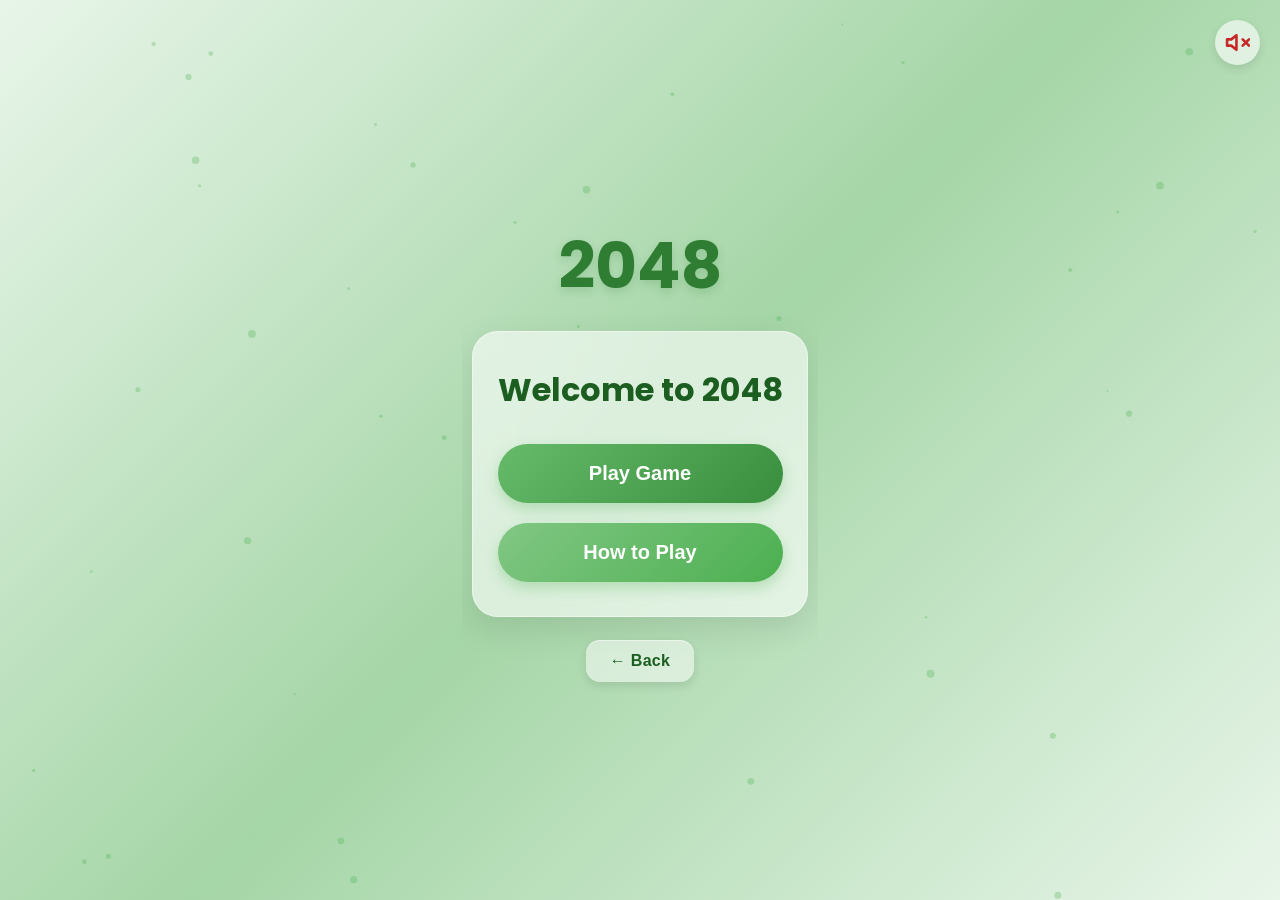
<file: 2048.html>
<!DOCTYPE html>
<html lang="en">

<head>
    <meta charset="UTF-8">
    <meta name="viewport" content="width=device-width, initial-scale=1.0, maximum-scale=1.0, user-scalable=no">
    <title>2048</title>
    <link rel="stylesheet" href="2048.css">
    <link href="https://fonts.googleapis.com/css2?family=Poppins:wght@300;500;700&display=swap" rel="stylesheet">
</head>

<body>

    <audio id="bgMusic" loop preload="auto" autoplay>
        <source src="2048.mp3" type="audio/mpeg">
    </audio>

    <button id="muteBtn" class="mute-btn" onclick="toggleMusic()">
        <svg class="icon-unmuted" viewBox="0 0 24 24" fill="none" stroke="currentColor" stroke-width="2.5"
            stroke-linecap="round" stroke-linejoin="round">
            <polygon points="11 5 6 9 2 9 2 15 6 15 11 19 11 5"></polygon>
            <path d="M19.07 4.93a10 10 0 0 1 0 14.14M15.54 8.46a5 5 0 0 1 0 7.07"></path>
        </svg>
        <svg class="icon-muted" viewBox="0 0 24 24" fill="none" stroke="currentColor" stroke-width="2.5"
            stroke-linecap="round" stroke-linejoin="round">
            <polygon points="11 5 6 9 2 9 2 15 6 15 11 19 11 5"></polygon>
            <line x1="23" y1="9" x2="17" y2="15"></line>
            <line x1="17" y1="9" x2="23" y2="15"></line>
        </svg>
    </button>

    <canvas id="bgParticles"></canvas>

    <div class="topbar">
        <button id="backBtn" class="back" onclick="goBack()">← Back</button>
    </div>

    <h1 class="title">2048</h1>

    <div id="screenStart" class="card">
        <h3>Welcome to 2048</h3>
        <button onclick="show('screenGame'); startGame();">Play Game</button>
        <button class="rules-btn" onclick="showRules()">How to Play</button>
    </div>

    <div id="screenGame" class="card hidden">
        <div class="gameBox">
            <div class="scoreBoard">
                <div class="playerCard">
                    <span>SCORE</span>
                    <span id="score" class="scoreNum">0</span>
                </div>
                <div class="playerCard">
                    <span>BEST</span>
                    <span id="best" class="scoreNum">0</span>
                </div>
            </div>

            <div id="boardWrap">
                <div id="board"></div>
            </div>

            <button class="restart" onclick="startGame()">Restart</button>
        </div>
    </div>

    <div id="rulesPopup" class="popup-backdrop">
        <div class="popup-card">
            <h3 class="popup-title">How to Play</h3>
            <ul class="rules-list">
                <li>Swipe (mobile) or use <b>Arrow Keys</b> (desktop) to move tiles.</li>
                <li>Tiles with the same number merge into one when they touch.</li>
                <li>Add them up to reach the elusive <b>2048</b> tile!</li>
                <li>The game ends when the board fills up and no more moves can be made.</li>
            </ul>
            <button class="rules-got-it" onclick="hideRules()">Got it!</button>
        </div>
    </div>

    <div id="gameOverPopup" class="popup-backdrop">
        <div class="popup-card" style="min-height: 180px; justify-content: center;">
            <h2 class="popup-title" style="font-size: 28px; margin-bottom: 20px !important;">Game Over!</h2>
            <button class="restart" onclick="hideGameOver(); startGame();">Try Again</button>
        </div>
    </div>

    <script src="2048.js"></script>
</body>

</html>
</file>
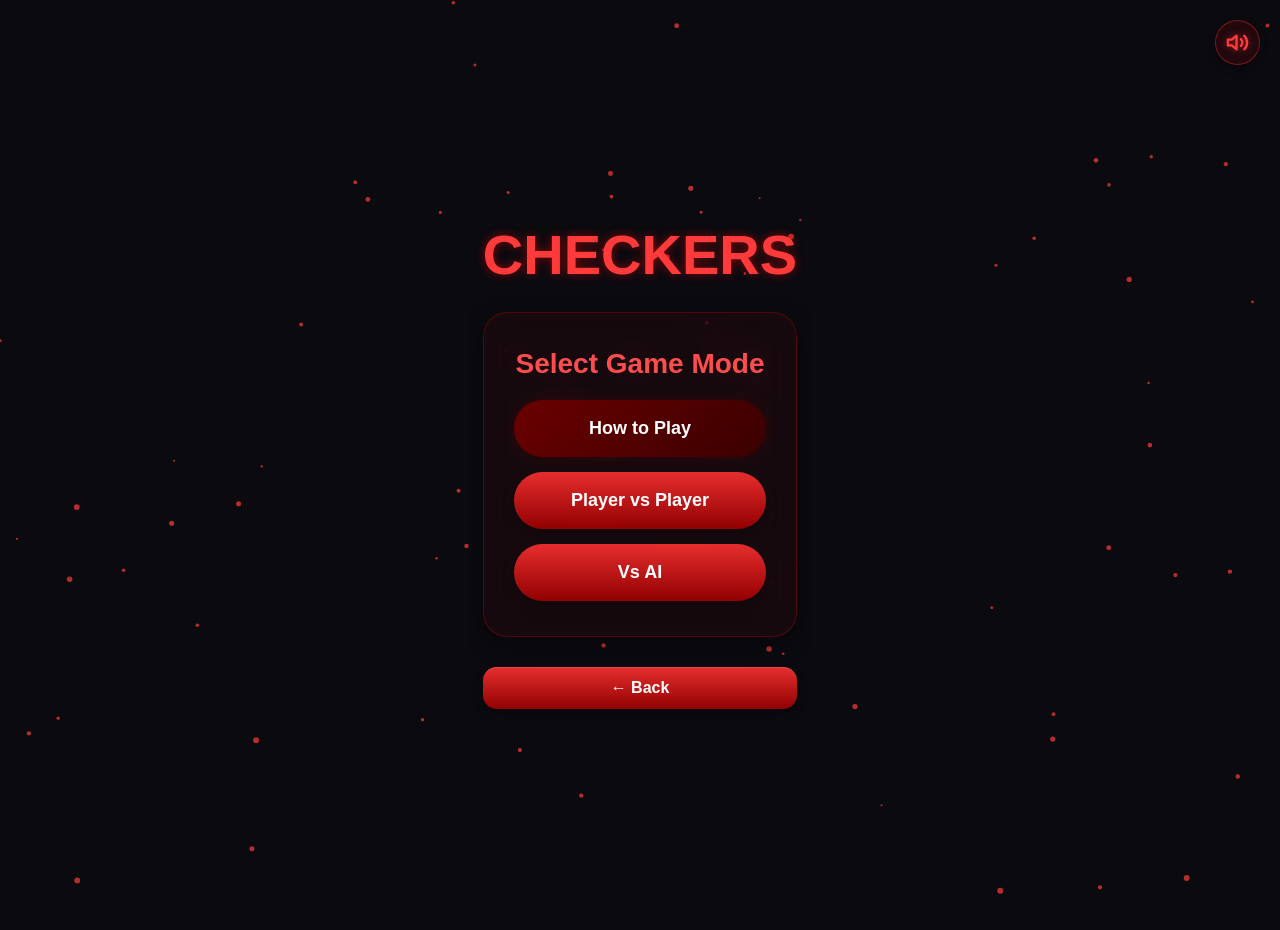
<file: checkers.html>
<!DOCTYPE html>
<html lang="en">
<head>
    <meta charset="UTF-8">
    <meta name="viewport" content="width=device-width, initial-scale=1.0, maximum-scale=1.0, user-scalable=no">
    <title>AIrena - Checkers</title>
    <link rel="stylesheet" href="checkers.css">
</head>
<body>

<audio id="bgMusic" loop preload="auto">
  <source src="checkers.mp3" type="audio/mpeg">
</audio>

<button id="muteBtn" class="mute-btn" onclick="toggleMusic()">
    <svg id="audioIcon" viewBox="0 0 24 24" fill="none" stroke="currentColor" stroke-width="2.5" stroke-linecap="round" stroke-linejoin="round">
        <polygon points="11 5 6 9 2 9 2 15 6 15 11 19 11 5"></polygon>
        <path d="M19.07 4.93a10 10 0 0 1 0 14.14M15.54 8.46a5 5 0 0 1 0 7.07"></path>
    </svg>
</button>

<canvas id="particles"></canvas>

<div class="container">
    <h1 class="title">CHECKERS</h1>

    <div id="modeScreen" class="glassPanel">
        <h2>Select Game Mode</h2>
        <button class="rules-btn" onclick="showRules()">How to Play</button>
        <button onclick="goNaming()">Player vs Player</button>
        <button onclick="showDifficulty()">Vs AI</button>
    </div>

    <div id="difficultyScreen" class="glassPanel" style="display:none;">
        <h2>Select Difficulty</h2>
        <button onclick="startAI('easy')">Easy</button>
        <button onclick="startAI('medium')">Medium</button>
        <button onclick="startAI('hard')">Hard</button>
    </div>

    <div id="namingScreen" class="glassPanel" style="display:none;">
        <h2>Enter Player Names</h2>
        <input id="p1" placeholder="Player 1">
        <input id="p2" placeholder="Player 2">
        <button onclick="startGame()">Start Game</button>
    </div>

    <div id="gameUI" style="display:none; width: 100%;">
        <div class="hudPanel">
            <div class="playerRow">
                <div class="playerName active" id="playerRed">
                    <span id="nameRed">Red</span>
                    <b id="redScore">12</b>
                </div>
                <span class="vsText">VS</span>
                <div class="playerName" id="playerWhite">
                    <span id="nameWhite">White</span>
                    <b id="whiteScore">12</b>
                </div>
            </div>
        </div>
        
        <div class="boardWrap">
            <div class="boardContainer">
                <div id="board"></div>
            </div>
        </div>
        
        <button class="restartBtn" onclick="buildBoard()">Restart Match</button>
    </div>

    <button class="backBtn" onclick="goBack()">← Back</button>
</div>

<div id="rulesPopup" class="popup-backdrop">
  <div class="popup-card">
    <h3 class="popup-title">How to Play</h3>
    <ul class="rules-list">
      <li>Pieces move <b>diagonally forward</b>.</li>
      <li><b>Jump over</b> an opponent piece to capture it.</li>
      <li>Reach the last row to become a <b>King</b> (moves both directions).</li>
      <li>Win by <b>capturing or blocking</b> all opponent pieces.</li>
    </ul>
    <button class="rules-got-it" onclick="hideRules()">Got it!</button>
  </div>
</div>

<div id="winPopup" class="popup-backdrop">
  <div class="popup-card" style="min-height: 200px; justify-content: center; gap: 15px;">
    <h2 id="winnerText" class="popup-title" style="margin-bottom: 5px !important; font-size: 28px;"></h2>
    <div id="winPieceDisplay" class="piece winPiece"></div>
    <div style="display: flex; gap: 10px; width: 100%; flex-direction: column;">
        <button onclick="restartGame()">Play Again</button>
        <button onclick="goMenu()" style="background: linear-gradient(135deg, #4a0000, #2a0000); box-shadow: 0 0 15px rgba(74, 0, 0, 0.4);">Menu</button>
    </div>
  </div>
</div>

<script src="checkers.js"></script>
</body>
</html>
</file>
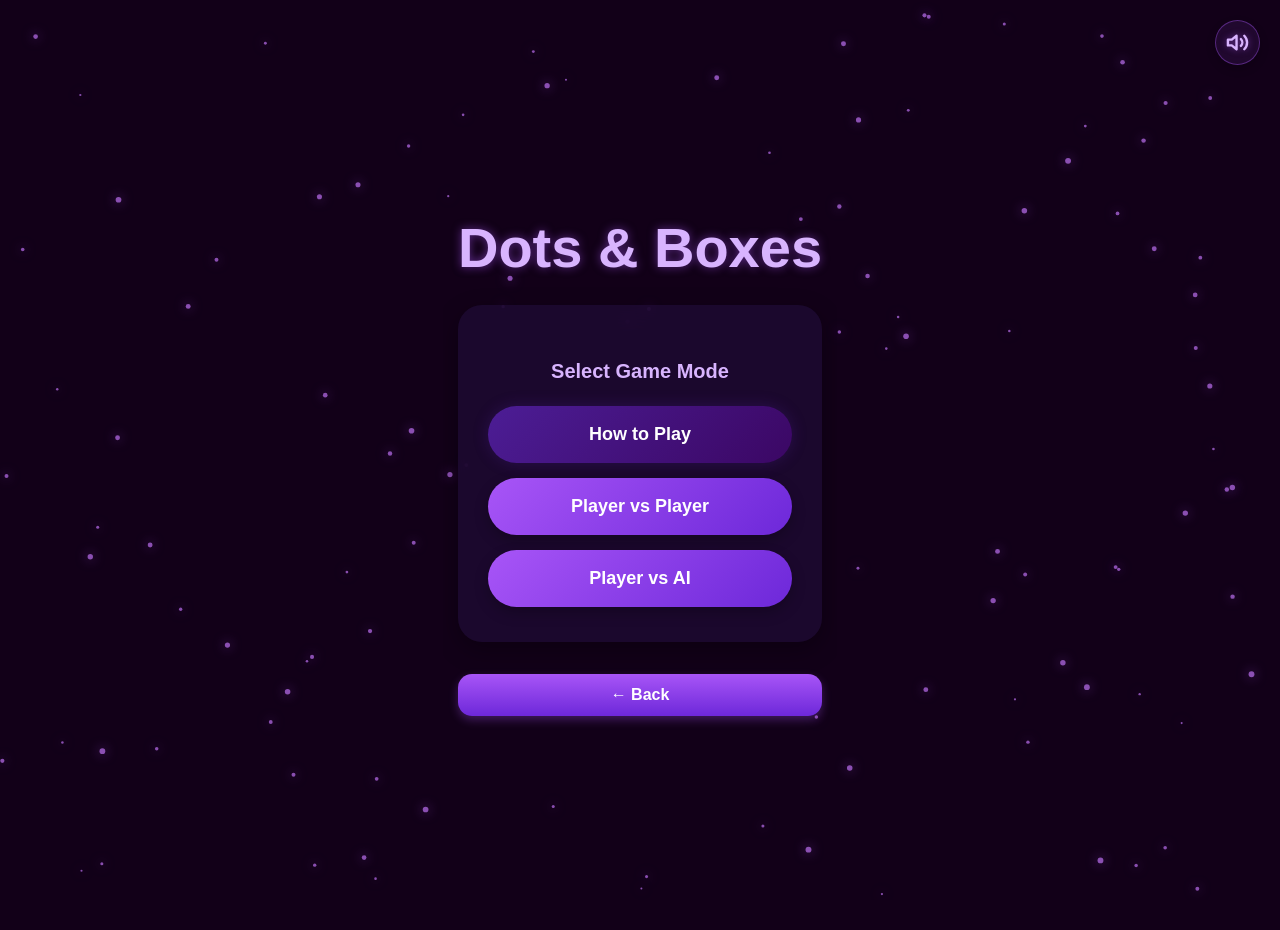
<file: dotsNboxes.html>
<!DOCTYPE html>
<html lang="en">
<head>
<meta charset="UTF-8">
<meta name="viewport" content="width=device-width, initial-scale=1.0, maximum-scale=1.0, user-scalable=no">
<title>Dots & Boxes - AIrena</title>
<link rel="stylesheet" href="dotsNboxes.css">
</head>
<body>

<audio id="bgMusic" loop preload="auto">
  <source src="dotsNboxes.mp3" type="audio/mpeg">
</audio>

<button id="muteBtn" class="mute-btn" onclick="toggleMusic()">
    <svg id="audioIcon" viewBox="0 0 24 24" fill="none" stroke="currentColor" stroke-width="2.5" stroke-linecap="round" stroke-linejoin="round">
        <polygon points="11 5 6 9 2 9 2 15 6 15 11 19 11 5"></polygon>
        <path d="M19.07 4.93a10 10 0 0 1 0 14.14M15.54 8.46a5 5 0 0 1 0 7.07"></path>
    </svg>
</button>

<canvas id="particles"></canvas>
<button class="backBtn" onclick="handleBack()">← Back</button>

<div id="modeScreen" class="menuContainer">
  <h1 class="title">Dots & Boxes</h1>
  <div class="panel">
    <p class="sub">Select Game Mode</p>
    <button class="rules-btn" onclick="showRules()">How to Play</button>
    <button class="menuBtn" onclick="chooseGrid('pvp')">Player vs Player</button>
    <button class="menuBtn" onclick="openAiMenu()">Player vs AI</button>
  </div>
</div>

<div id="aiMenu" class="menuContainer hidden">
  <h1 class="title">Select AI Difficulty</h1>
  <div class="panel">
    <button class="menuBtn" onclick="chooseGrid('easy')">Easy</button>
    <button class="menuBtn" onclick="chooseGrid('medium')">Medium</button>
    <button class="menuBtn" onclick="chooseGrid('hard')">Hard</button>
  </div>
</div>

<div id="gridMenu" class="menuContainer hidden">
  <h1 class="title">Select Board Size</h1>
  <div class="panel">
    <button class="menuBtn" onclick="startSizedGame(3)">Small (3 × 3)</button>
    <button class="menuBtn" onclick="startSizedGame(4)">Medium (4 × 4)</button>
    <button class="menuBtn" onclick="startSizedGame(5)">Large (5 × 5)</button>
  </div>
</div>

<div id="nameMenu" class="menuContainer hidden">
  <h1 class="title">Enter Players</h1>
  <div class="panel">
    <input id="name1" class="nameInput" placeholder="Player 1 Name">
    <input id="name2" class="nameInput" placeholder="Player 2 Name">
    <button class="menuBtn actionBtn" onclick="startGameWithNames()">Start Match</button>
  </div>
</div>

<div id="gameScreen" class="gameScreen hidden">
  <h1 class="title">Dots & Boxes</h1>

  <div class="scoreBar">
    <div id="p1Card" class="playerBox active">
      <div class="playerName">Player 1 <span style="color:#d8b4fe;">@</span></div>
      <div id="p1" class="scoreValue">0</div>
    </div>

    <div id="turn" class="turnIndicator">Player 1's Turn</div>

    <div id="p2Card" class="playerBox">
      <div class="playerName">Player 2 <span style="color:#fff;">#</span></div>
      <div id="p2" class="scoreValue">0</div>
    </div>
  </div>

  <div id="gameBoard"></div>
</div>

<div id="rulesPopup" class="popup-backdrop">
  <div class="popup-card">
    <h3 class="popup-title">How to Play</h3>
    <ul class="rules-list">
      <li>Players draw <b>one line</b> between two dots.</li>
      <li>Completing a square earns a <b>point</b> and another turn.</li>
      <li>When the grid is full, the player with the <b>most boxes</b> wins.</li>
    </ul>
    <button class="rules-got-it" onclick="hideRules()">Got it!</button>
  </div>
</div>

<div id="winPopup" class="popup-backdrop">
  <div class="popup-card" style="min-height: 200px; justify-content: center; gap: 15px;">
    <h2 id="winText" class="popup-title" style="margin-bottom: 5px !important; font-size: 28px;"></h2>
    <div style="display: flex; gap: 10px; width: 100%; flex-direction: column; margin-top: 15px;">
        <button onclick="restartGame()">Play Again</button>
        <button onclick="backToMenu()" style="background: linear-gradient(135deg, #4c1d95, #3b0764); box-shadow: 0 0 15px rgba(76, 29, 149, 0.4);">Menu</button>
    </div>
  </div>
</div>

<script src="dotsNboxes.js"></script>
</body>
</html>
</file>
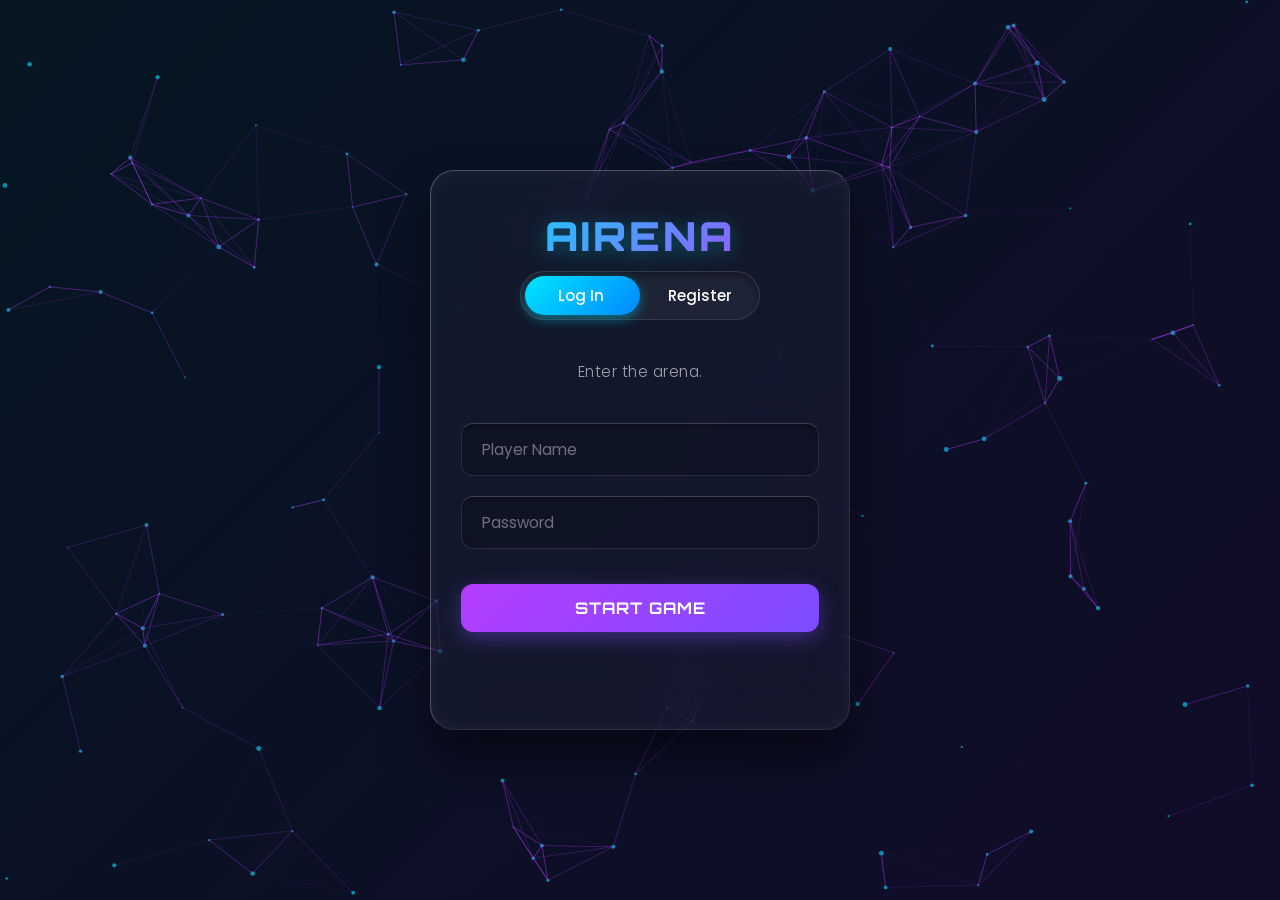
<file: login.html>
<!DOCTYPE html>
<html lang="en">
<head>
    <meta charset="UTF-8">
    <meta name="viewport" content="width=device-width, initial-scale=1.0">
    <title>Welcome to AIrena</title>
    <link rel="preconnect" href="https://fonts.googleapis.com">
    <link rel="preconnect" href="https://fonts.gstatic.com" crossorigin>
    <link href="https://fonts.googleapis.com/css2?family=Orbitron:wght@500;700;900&family=Poppins:wght@300;400;500;600&display=swap" rel="stylesheet">
    <link rel="stylesheet" href="login.css">
</head>
<body>
    <canvas id="particle-canvas"></canvas>
    
    <div class="glass-container">
        <div class="form-box">
            <h1 class="brand-title">AIrena</h1>
            
            <div class="button-box">
                <div id="btn-slide"></div>
                <button type="button" class="toggle-btn" onclick="showLogin()">Log In</button>
                <button type="button" class="toggle-btn" onclick="showRegister()">Register</button>
            </div>

            <div class="form-slider">
                <form id="login-form" class="input-group">
                    <p class="subtitle">Enter the arena.</p>
                    <input type="text" class="input-field" placeholder="Player Name" required>
                    <input type="password" class="input-field" placeholder="Password" required>
                    <button type="submit" class="submit-btn">Start Game</button>
                </form>

                <form id="register-form" class="input-group">
                    <p class="subtitle">Create your player profile.</p>
                    <input type="text" class="input-field" placeholder="Player Name" required>
                    <input type="email" class="input-field" placeholder="Email ID" required>
                    <input type="password" class="input-field" placeholder="Password" required>
                    <button type="submit" class="submit-btn">Join AIrena</button>
                </form>
            </div>
        </div>
    </div>

    <script src="login.js"></script>
</body>
</html>
</file>
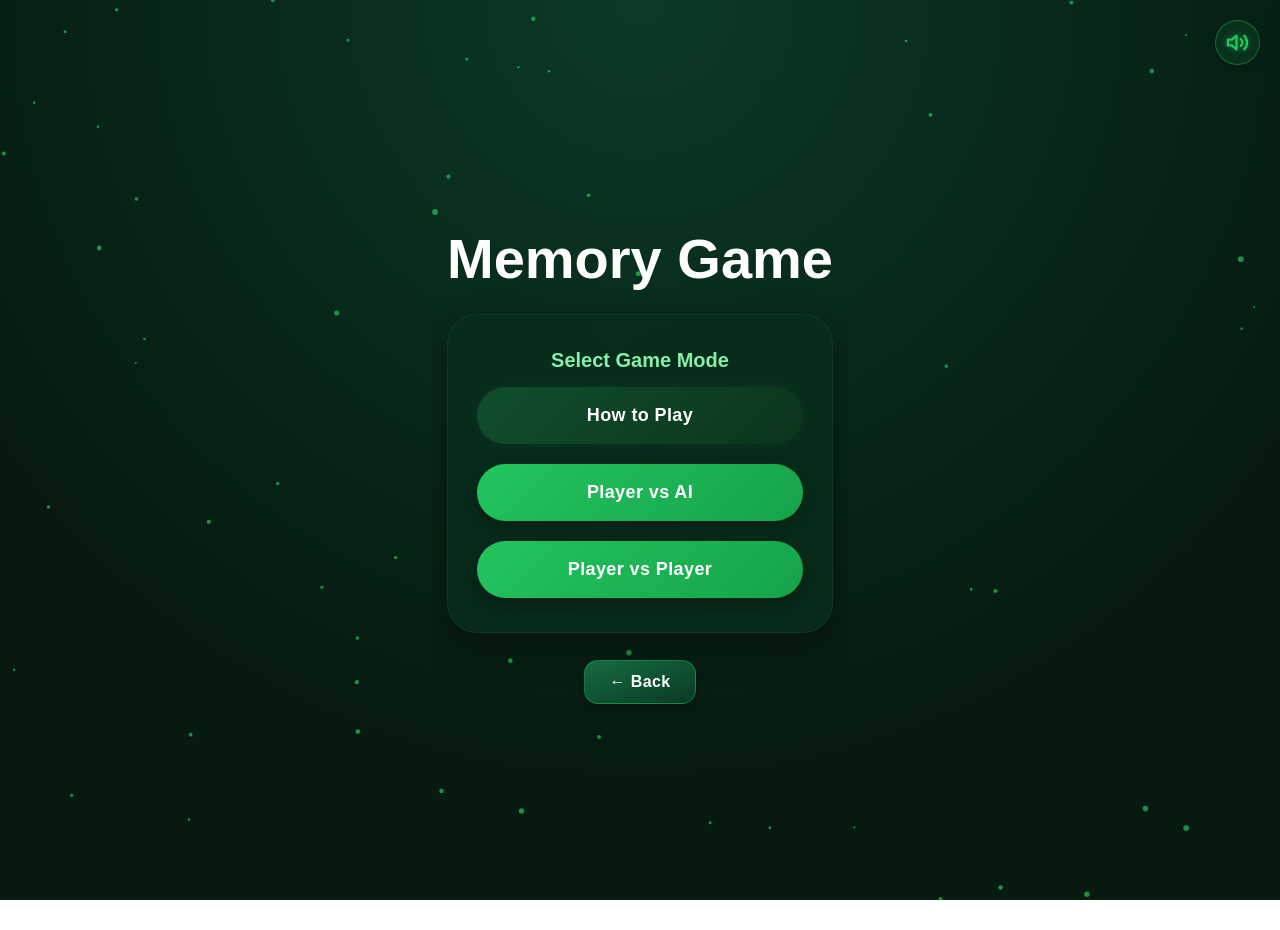
<file: memory.html>
<!DOCTYPE html>
<html lang="en">
<head>
<meta charset="UTF-8">
<meta name="viewport" content="width=device-width, initial-scale=1.0, maximum-scale=1.0, user-scalable=no">
<title>Memory Game - AIrena</title>
<link rel="stylesheet" href="memory.css">
</head>

<body class="memoryTheme">

<audio id="bgMusic" loop preload="auto">
  <source src="memory card.mp3" type="audio/mpeg">
</audio>

<button id="muteBtn" class="mute-btn" onclick="toggleMusic()">
    <svg id="audioIcon" viewBox="0 0 24 24" fill="none" stroke="currentColor" stroke-width="2.5" stroke-linecap="round" stroke-linejoin="round">
        <polygon points="11 5 6 9 2 9 2 15 6 15 11 19 11 5"></polygon>
        <path d="M19.07 4.93a10 10 0 0 1 0 14.14M15.54 8.46a5 5 0 0 1 0 7.07"></path>
    </svg>
</button>

<canvas id="particles"></canvas>
<button id="backBtn" class="backBtn" onclick="goBack()">← Back</button>

<h1 class="titleGlow">Memory Game</h1>

<div id="menuPanel" class="panel">

<p class="sub">Select Game Mode</p>

<div id="modeScreen" class="screen active">
<button class="rules-btn" onclick="showRules()">How to Play</button>
<button class="modeBtn" data-mode="ai">Player vs AI</button>
<button class="modeBtn" data-mode="pvp">Player vs Player</button>
</div>

<div id="sizeScreen" class="screen">
<button class="sizeBtn" data-size="4">4 x 4</button>
<button class="sizeBtn" data-size="6">6 x 6</button>
</div>

<div id="nameScreen" class="screen">
<input id="p1" placeholder="Player 1 Name">
<input id="p2" placeholder="Player 2 Name">
<button id="startBtn">Start Game</button>
</div>

<div id="difficultyScreen" class="screen">
<button class="diffBtn" data-diff="easy">Easy</button>
<button class="diffBtn" data-diff="medium">Medium</button>
<button class="diffBtn" data-diff="hard">Hard</button>
</div>

</div>

<div id="gameScreen" class="screen">
<div class="panel">

<div class="scoreBar">
<span id="p1Score" class="playerBox">Player: 0</span>
<span class="vs">VS</span>
<span id="p2Score" class="playerBox">Computer: 0</span>
</div>

<div class="board" id="board"></div>
<button id="restartBtn" class="restartBtn">Restart Match</button>

</div>
</div>

<div id="rulesPopup" class="popup-backdrop">
  <div class="popup-card">
    <h3 class="popup-title">How to Play</h3>
    <ul class="rules-list">
      <li>Tap two cards to flip them.</li>
      <li>If they match, they stay open.</li>
      <li>If not, they flip back.</li>
      <li>Match all pairs to finish the game.</li>
    </ul>
    <button class="rules-got-it" onclick="hideRules()">Got it!</button>
  </div>
</div>

<div id="winPopup" class="popup-backdrop">
  <div class="popup-card" style="min-height: 200px; justify-content: center; gap: 15px;">
    <h2 id="winnerText" class="popup-title" style="margin-bottom: 5px !important;"></h2>
    <div style="display: flex; gap: 10px; width: 100%; flex-direction: column;">
        <button id="playAgain">Play Again</button>
        <button id="menuBtn" style="background: linear-gradient(135deg, #114e2c, #0a351c); box-shadow: 0 0 15px rgba(17, 78, 44, 0.4);">Menu</button>
    </div>
  </div>
</div>

<script src="memory.js"></script>
</body>
</html>
</file>
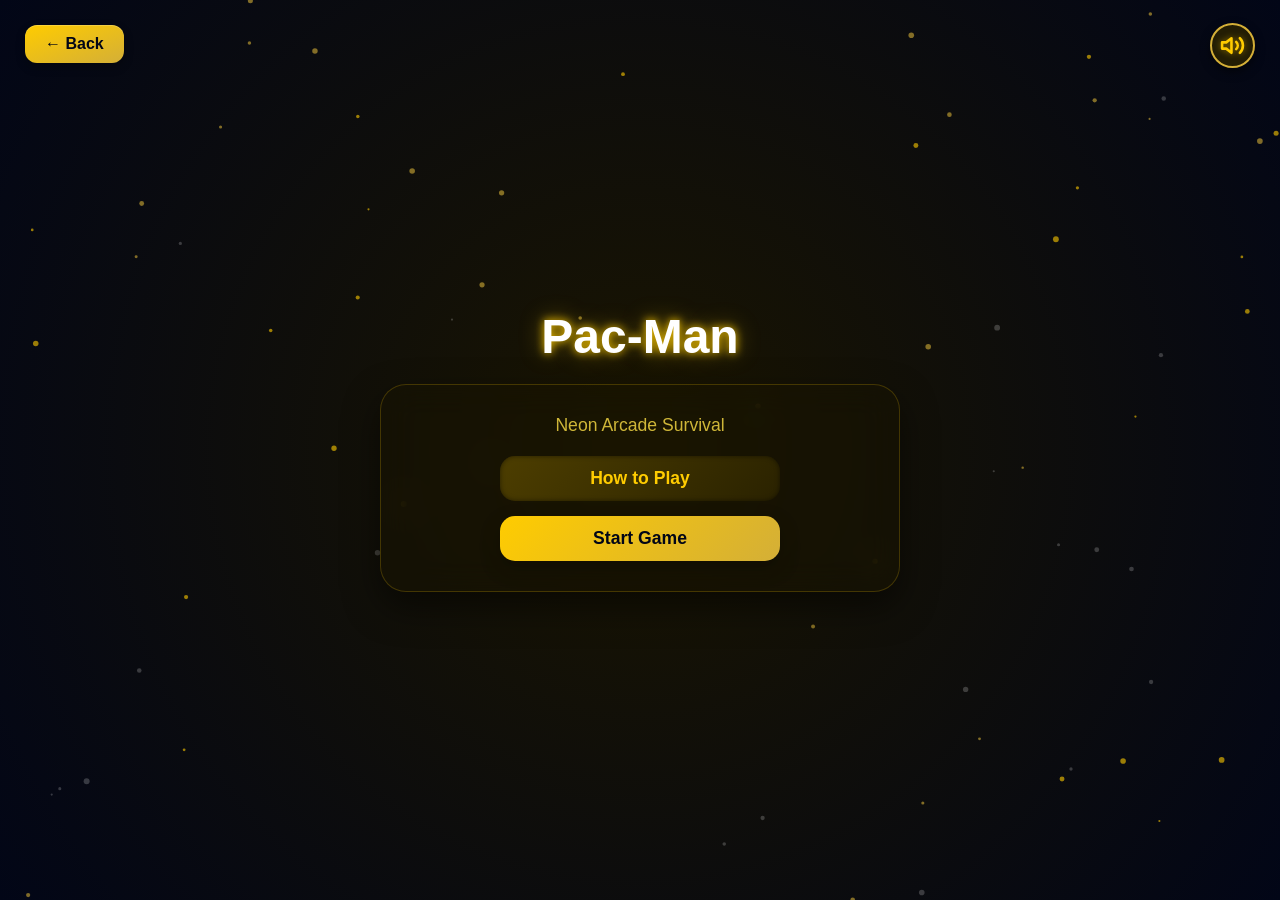
<file: pacman.html>
<!DOCTYPE html>
<html lang="en">
<head>
    <meta charset="UTF-8">
    <meta name="viewport" content="width=device-width, initial-scale=1.0, maximum-scale=1.0, user-scalable=no">
    <title>AIrena | Pac-Man</title>
    <link rel="stylesheet" href="pacman.css">
</head>
<body>

    <audio id="bgMusic" loop preload="auto">
        <source src="pacman.mp3" type="audio/mpeg">
    </audio>

    <button id="muteBtn" class="mute-btn" onclick="toggleMusic()">
        <svg id="audioIcon" viewBox="0 0 24 24" fill="none" stroke="currentColor" stroke-width="2.5" stroke-linecap="round" stroke-linejoin="round">
            <polygon points="11 5 6 9 2 9 2 15 6 15 11 19 11 5"></polygon>
            <path d="M19.07 4.93a10 10 0 0 1 0 14.14M15.54 8.46a5 5 0 0 1 0 7.07"></path>
        </svg>
    </button>

    <canvas id="particles"></canvas>

    <div class="topbar">
        <button id="backBtn" class="back" onclick="goBack()">← Back</button>
    </div>

    <h1 class="titleGlow">Pac-Man</h1>

    <div id="menuPanel" class="panel active">
        <p class="sub">Neon Arcade Survival</p>
        <button class="modeBtn" id="rulesBtn">How to Play</button>
        <button class="modeBtn" id="startBtn">Start Game</button>
    </div>

    <div id="gameScreen" class="screen">
        <div class="game-layout">
            <div class="board-container">
                <canvas id="gameCanvas" width="600" height="600"></canvas>
            </div>

            <div class="side-panel">
                <div class="info-box">
                    <span>Score</span>
                    <div id="scoreVal">0</div>
                </div>
                <div class="info-box">
                    <span>Lives</span>
                    <div id="livesVal">3</div>
                </div>
            </div>
        </div>

        <div class="mobile-controls">
            <div class="ctrl-btn" id="btnUp" style="grid-column: 2; grid-row: 1;">
                <svg viewBox="0 0 24 24" fill="none" stroke="currentColor" stroke-width="3" stroke-linecap="round" stroke-linejoin="round">
                    <polyline points="18 15 12 9 6 15"></polyline>
                </svg>
            </div>
            <div class="ctrl-btn" id="btnLeft" style="grid-column: 1; grid-row: 2;">
                <svg viewBox="0 0 24 24" fill="none" stroke="currentColor" stroke-width="3" stroke-linecap="round" stroke-linejoin="round">
                    <polyline points="15 18 9 12 15 6"></polyline>
                </svg>
            </div>
            <div class="ctrl-btn" id="btnDown" style="grid-column: 2; grid-row: 2;">
                <svg viewBox="0 0 24 24" fill="none" stroke="currentColor" stroke-width="3" stroke-linecap="round" stroke-linejoin="round">
                    <polyline points="6 9 12 15 18 9"></polyline>
                </svg>
            </div>
            <div class="ctrl-btn" id="btnRight" style="grid-column: 3; grid-row: 2;">
                <svg viewBox="0 0 24 24" fill="none" stroke="currentColor" stroke-width="3" stroke-linecap="round" stroke-linejoin="round">
                    <polyline points="9 18 15 12 9 6"></polyline>
                </svg>
            </div>
        </div>
    </div>

    <div id="rulesPopup" class="popup hidden">
        <div class="popupCard">
            <h2>How to Play</h2>
            <p style="text-align: left; font-size: 0.95rem;">
                • <strong>Desktop:</strong> Use Arrow Keys or WASD to move.<br><br>
                • <strong>Mobile:</strong> Use the on-screen D-Pad.<br><br>
                • Eat all the pellets to win.<br>
                • Eat the <strong>Large Power Pellets</strong> to turn ghosts vulnerable. Eaten ghosts respawn after 3 seconds!
            </p>
            <button id="rulesOkBtn">Got it!</button>
        </div>
    </div>

    <div id="gameOverPopup" class="popup hidden">
        <div class="popupCard">
            <h2 id="endMessage">Game Over</h2>
            <p style="font-size: 1.2rem; margin-bottom: 5px;">Final Score</p>
            <h1 id="finalScore" style="font-size: 3rem; margin-bottom: 15px; color: white;">0</h1>
            <button id="playAgainBtn">Play Again</button>
            <button id="menuReturnBtn" class="outline">Main Menu</button>
        </div>
    </div>

    <script src="pacman.js"></script>
</body>
</html>
</file>
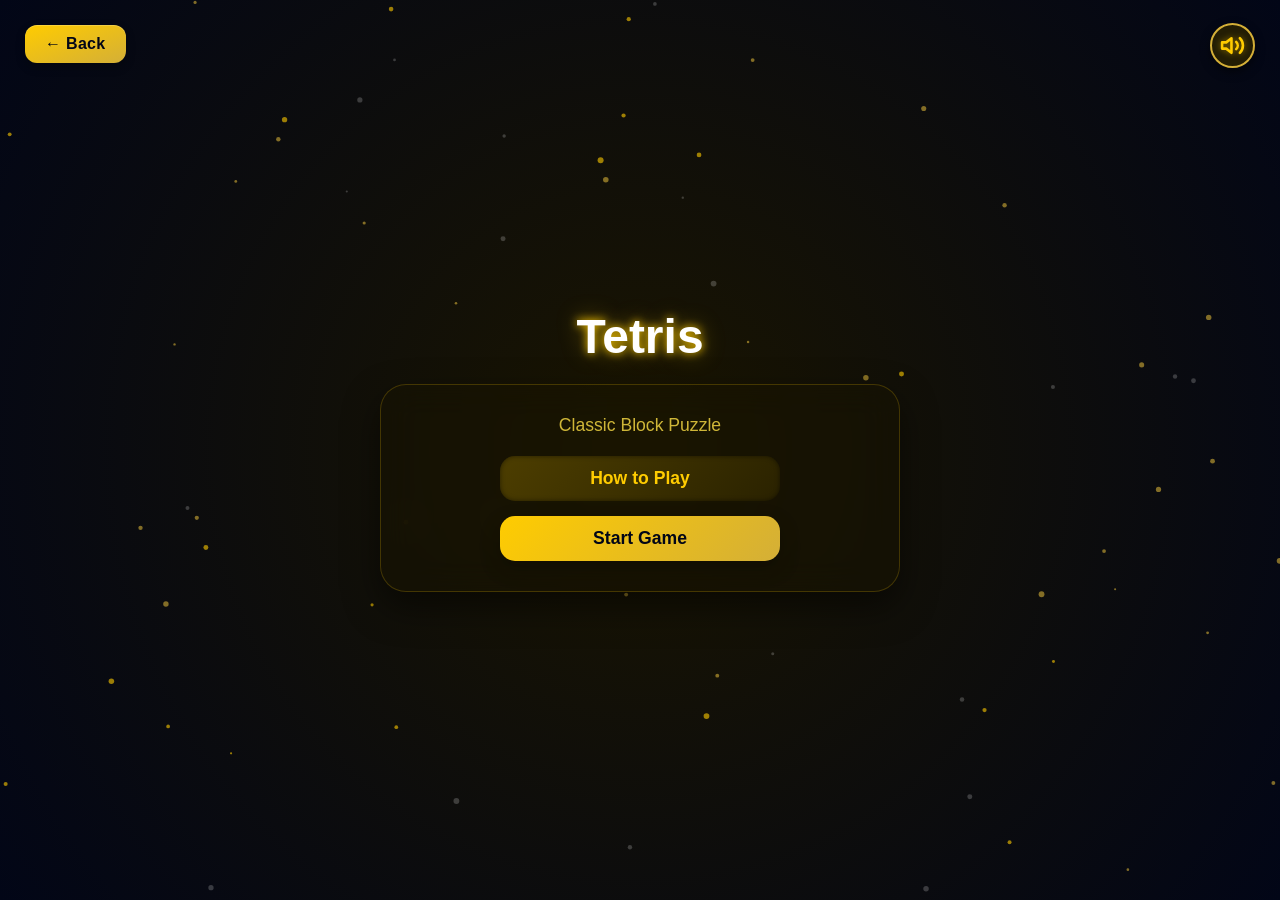
<file: tetris.html>
<!DOCTYPE html>
<html lang="en">
<head>
  <meta charset="UTF-8">
  <meta name="viewport" content="width=device-width, initial-scale=1.0, maximum-scale=1.0, user-scalable=no">
  <title>AIrena | Tetris</title>
  <link rel="stylesheet" href="tetris.css">
</head>
<body>
  
  <audio id="bgMusic" loop preload="auto">
    <source src="tetris.mp3" type="audio/mpeg">
  </audio>

  <button id="muteBtn" class="mute-btn" onclick="toggleMusic()">
    <svg id="audioIcon" viewBox="0 0 24 24" fill="none" stroke="currentColor" stroke-width="2.5" stroke-linecap="round" stroke-linejoin="round">
      <polygon points="11 5 6 9 2 9 2 15 6 15 11 19 11 5"></polygon>
      <path d="M19.07 4.93a10 10 0 0 1 0 14.14M15.54 8.46a5 5 0 0 1 0 7.07"></path>
    </svg>
  </button>

  <canvas id="particles"></canvas>

  <div class="topbar">
    <button id="backBtn" class="back" onclick="goBack()">← Back</button>
  </div>
  
  <h1 class="titleGlow">Tetris</h1>

  <div id="menuPanel" class="panel">
    <div id="modeScreen" class="screen active">
      <p class="sub">Classic Block Puzzle</p>
      <button class="modeBtn" id="rulesBtn">How to Play</button>
      <button class="modeBtn" id="startBtn">Start Game</button>
    </div>
  </div>

  <div id="gameScreen" class="screen">
    <div class="game-layout">
      <div class="board-container">
        <canvas id="tetrisBoard" width="450" height="750"></canvas>     
      </div>

      <div class="side-panel">
        <div class="info-box">
          <span>Next</span>
          <canvas id="nextCanvas" width="120" height="120"></canvas>
        </div>
        <div class="info-box">
          <span>Score</span>
          <div id="scoreVal">0</div>
        </div>
        <div class="info-box">
          <span>Level</span>
          <div id="levelVal">1</div>
        </div>
        <div class="info-box">
          <span>Lines</span>
          <div id="linesVal">0</div>
        </div>
      </div>
    </div>

    <div class="mobile-controls">
      <div class="ctrl-btn" id="btnLeft">
        <svg viewBox="0 0 24 24" fill="none" stroke="currentColor" stroke-width="2.5" stroke-linecap="round" stroke-linejoin="round">
          <polyline points="15 18 9 12 15 6"></polyline>
        </svg>
      </div>
      <div class="ctrl-btn" id="btnRight">
        <svg viewBox="0 0 24 24" fill="none" stroke="currentColor" stroke-width="2.5" stroke-linecap="round" stroke-linejoin="round">
          <polyline points="9 18 15 12 9 6"></polyline>
        </svg>
      </div>
      <div class="ctrl-btn" id="btnRotate">
        <svg viewBox="0 0 24 24" fill="none" stroke="currentColor" stroke-width="2.5" stroke-linecap="round" stroke-linejoin="round">
          <path d="M21 2v6h-6"></path>
          <path d="M21 13a9 9 0 1 1-3-7.7L21 8"></path>
        </svg>
      </div>
      <div class="ctrl-btn" id="btnDrop">
        <svg viewBox="0 0 24 24" fill="none" stroke="currentColor" stroke-width="2.5" stroke-linecap="round" stroke-linejoin="round">
          <line x1="12" y1="4" x2="12" y2="16"></line>
          <polyline points="7 11 12 16 17 11"></polyline>
          <line x1="5" y1="20" x2="19" y2="20"></line>
        </svg>
      </div>
    </div>
  </div>

  <div id="rulesPopup" class="popup hidden">
    <div class="popupCard">
      <h2>How to Play</h2>
      <p style="text-align: left; font-size: 0.95rem;">
        • <strong>Desktop:</strong> Use Arrow Keys to move/rotate. Press Down for soft drop, Space for hard drop.<br><br>
        • <strong>Mobile:</strong> Use the on-screen buttons below the board.<br><br>
        • Complete full horizontal lines to clear them and score points.<br>
        • The game speeds up as you clear more lines!
      </p>
      <button id="rulesOkBtn">Got it!</button>
    </div>
  </div>

  <div id="gameOverPopup" class="popup hidden">
    <div class="popupCard">
      <h2>Game Over</h2>
      <p style="font-size: 1.2rem; margin-bottom: 5px;">Final Score</p>
      <h1 id="finalScore" style="font-size: 3rem; margin-bottom: 15px; color: white;">0</h1>
      <button id="playAgainBtn">Play Again</button>
      <button id="menuReturnBtn" class="outline">Main Menu</button>
    </div>
  </div>

  <script src="tetris.js"></script>
</body>
</html>
</file>
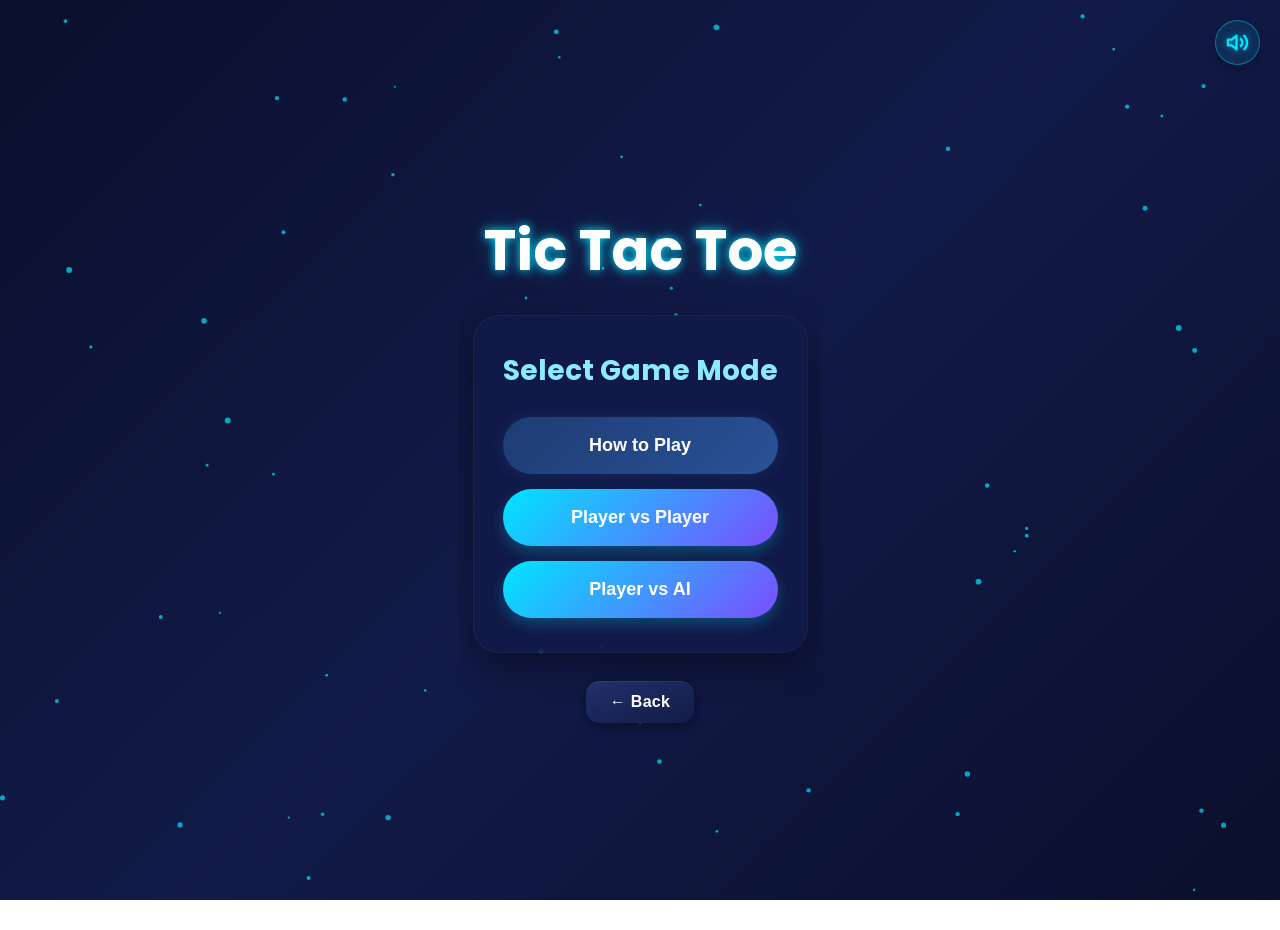
<file: tictactoe.html>
<!DOCTYPE html>
<html>
<head>
<meta charset="UTF-8">
<meta name="viewport" content="width=device-width, initial-scale=1.0, maximum-scale=1.0, user-scalable=no">
<title>Tic Tac Toe</title>

<link rel="stylesheet" href="tictactoe.css">
<link href="https://fonts.googleapis.com/css2?family=Poppins:wght@300;500;700&display=swap" rel="stylesheet">
</head>

<body>

<audio id="bgMusic" loop preload="auto">
  <source src="tictactoe.mp3" type="audio/mpeg">
</audio>

<button id="muteBtn" class="mute-btn" onclick="toggleMusic()">
    <svg id="audioIcon" viewBox="0 0 24 24" fill="none" stroke="currentColor" stroke-width="2.5" stroke-linecap="round" stroke-linejoin="round">
        <polygon points="11 5 6 9 2 9 2 15 6 15 11 19 11 5"></polygon>
        <path d="M19.07 4.93a10 10 0 0 1 0 14.14M15.54 8.46a5 5 0 0 1 0 7.07"></path>
    </svg>
</button>

<canvas id="bgParticles"></canvas>

<div class="topbar">
<button id="backBtn" class="back" onclick="goBack()">← Back</button>
</div>

<h1 class="title">Tic Tac Toe</h1>

<div id="screenMode" class="card">
<h3>Select Game Mode</h3>
<button class="rules-btn" onclick="showRules()">How to Play</button>
<button onclick="selectMode('pvp')">Player vs Player</button>
<button onclick="selectMode('ai')">Player vs AI</button>
</div>

<div id="screenDifficulty" class="card hidden">
<h3>AI Difficulty</h3>
<button onclick="setDifficulty('easy')">Easy</button>
<button onclick="setDifficulty('medium')">Medium</button>
<button onclick="setDifficulty('hard')">Hard</button>
<button onclick="setDifficulty('hell')">Hell</button>
</div>

<div id="screenSize" class="card hidden">
<h3>Board Size</h3>
<button onclick="setSize(3)">3 × 3</button>
<button onclick="setSize(4)">4 × 4</button>
<button onclick="setSize(5)">5 × 5</button>
</div>

<div id="screenNames" class="card hidden">
<h3>Enter Players</h3>
<input id="nameX" placeholder="Player X">
<input id="nameO" placeholder="Player O">
<button onclick="saveNames()">Start Match</button>
</div>

<div id="screenGame" class="card hidden">

<div class="gameBox">

<div class="scoreBoard">
<div class="playerCard" id="cardX">
<span id="labelX">Player X</span>
<span id="scoreX" class="scoreNum">0</span>
</div>
<div class="vs">VS</div>
<div class="playerCard" id="cardO">
<span id="labelO">Player O</span>
<span id="scoreO" class="scoreNum">0</span>
</div>
</div>

<p id="status" class="statusText"></p>

<div id="boardWrap">
<canvas id="winLine"></canvas>
<div id="board"></div>
</div>

<button class="restart" onclick="resetMatch()">Restart Match</button>

</div>
</div>

<div id="rulesPopup" class="popup-backdrop">
  <div class="popup-card">
    <h3 class="popup-title">How to Play</h3>
    <ul class="rules-list">
      <li>Players take turns placing <b>X</b> or <b>O</b> on the grid.</li>
      <li>First to make <b>3 in a row</b> (horizontal, vertical, or diagonal) wins.</li>
      <li>First to make <b>4 in a row</b> (horizontal, vertical, or diagonal) <i>only in 4x4 or 5x5</i> wins.</li>
      <li>If the board fills with no winner, it is a draw.</li>
    </ul>
    <button class="rules-got-it" onclick="hideRules()">Got it!</button>
  </div>
</div>

<div id="winPopup" class="popup-backdrop">
  <div class="popup-card" style="min-height: 180px; justify-content: center;">
    <h2 id="winMessage" class="title"></h2>
  </div>
</div>

<script src="tictactoe.js"></script>
</body>
</html>
</file>
<file: 2048.css>
/* ===== GLOBAL RESET ===== */
* {
    margin: 0;
    padding: 0;
    box-sizing: border-box;
}

html,
body {
    height: 100%;
    /* Lock height to viewport */
    font-family: Poppins, sans-serif;
    color: #1b5e20;
    text-align: center;
    background: linear-gradient(135deg, #e8f5e9, #a5d6a7, #e8f5e9);
    background-attachment: fixed;

    /* STRICT ANTI-SCROLLING RULES */
    overflow: hidden !important;
    touch-action: none !important;

    display: flex;
    flex-direction: column;
    align-items: center;
    justify-content: center;
    padding: 10px;
    gap: clamp(10px, 2vh, 20px);
}

button,
input,
a {
    -webkit-tap-highlight-color: transparent;
    outline: none;
}

.hidden {
    display: none !important;
}

/* ===== PARTICLES ===== */
#bgParticles {
    position: fixed;
    inset: 0;
    z-index: 0;
    pointer-events: none;
}

body>*:not(#bgParticles) {
    position: relative;
    z-index: 1;
}

/* ===== TITLE & TOPBAR ===== */
.title {
    font-size: clamp(36px, 8vw, 64px);
    color: #2e7d32;
    text-shadow: 0 4px 10px rgba(46, 125, 50, 0.2);
    margin: 0;
    font-weight: 700;
}

.topbar {
    display: contents;
}

.back {
    position: relative !important;
    order: 99 !important;
    padding: 12px 24px;
    border-radius: 14px;
    border: none;
    font-weight: 600;
    font-size: clamp(14px, 1.5vw, 16px);
    letter-spacing: .3px;
    color: #1b5e20;
    cursor: pointer;
    background: rgba(255, 255, 255, 0.5);
    box-shadow: 0 4px 10px rgba(0, 0, 0, .1), inset 0 1px 0 rgba(255, 255, 255, .5);
    transition: transform .18s ease, box-shadow .25s ease;
    z-index: 100;
    width: auto;
    margin-top: 5px;
}

.back:hover {
    transform: translateY(-2px) !important;
    box-shadow: 0 6px 12px rgba(0, 0, 0, .15);
}

/* ===== MUTE BUTTON ===== */
.mute-btn {
    position: absolute !important;
    top: 20px;
    right: 20px;
    width: 45px !important;
    height: 45px !important;
    border-radius: 50% !important;
    background: rgba(255, 255, 255, 0.6) !important;
    border: none !important;
    color: #2e7d32 !important;
    cursor: pointer;
    z-index: 100;
    display: flex !important;
    align-items: center;
    justify-content: center;
    backdrop-filter: blur(10px);
    transition: 0.3s;
    box-shadow: 0 4px 10px rgba(0, 0, 0, 0.1) !important;
    padding: 10px !important;
    margin: 0 !important;
    max-width: none;
}

.mute-btn:hover {
    background: rgba(255, 255, 255, 0.9) !important;
    transform: scale(1.1) !important;
    box-shadow: 0 6px 15px rgba(0, 0, 0, 0.15) !important;
}

.mute-btn:active {
    transform: scale(0.95) !important;
}

.mute-btn svg {
    width: 100%;
    height: 100%;
    transition: 0.2s;
}

.icon-muted {
    display: none;
}

.mute-btn.muted .icon-unmuted {
    display: none;
}

.mute-btn.muted .icon-muted {
    display: block;
    stroke: #c62828;
}

/* ===== PANELS (Wider for better edge-to-edge fit) ===== */
.card {
    width: 100%;
    /* Pushed to 96vw so it leaves almost no gap on the sides */
    max-width: clamp(300px, 96vw, 600px);
    padding: clamp(20px, 4vw, 35px) clamp(10px, 2vw, 30px);
    border-radius: 26px;
    background: rgba(255, 255, 255, 0.6);
    backdrop-filter: blur(20px);
    box-shadow: 0 12px 35px rgba(0, 0, 0, .1), inset 0 0 0 1px rgba(255, 255, 255, .4);
    display: flex;
    flex-direction: column;
    align-items: center;
    gap: 20px;
    margin: 0;
}

.card h3 {
    margin: 0 0 10px 0;
    color: #1b5e20;
    font-size: clamp(22px, 4vw, 32px);
}

/* ===== POPUPS ===== */
.popup-backdrop {
    position: fixed !important;
    top: 0 !important;
    left: 0 !important;
    width: 100vw !important;
    height: 100vh !important;
    background: rgba(0, 0, 0, 0.6) !important;
    backdrop-filter: blur(8px) !important;
    z-index: 999999 !important;
    display: flex !important;
    align-items: center !important;
    justify-content: center !important;
    opacity: 0;
    visibility: hidden;
    pointer-events: none;
    transition: opacity 0.3s ease, visibility 0.3s ease;
    padding: 20px !important;
    box-sizing: border-box !important;
}

.popup-backdrop.show {
    opacity: 1;
    visibility: visible;
    pointer-events: auto;
}

.popup-card {
    width: 100%;
    max-width: clamp(300px, 40vw, 420px);
    padding: clamp(20px, 3vw, 30px) clamp(15px, 2.5vw, 25px);
    border-radius: 26px;
    background: #f1f8e9;
    box-shadow: 0 15px 40px rgba(0, 0, 0, 0.3);
    border: 1px solid rgba(129, 199, 132, 0.5);
    display: flex;
    flex-direction: column;
    align-items: center;
    transform: scale(0.8);
    transition: transform 0.35s cubic-bezier(0.175, 0.885, 0.32, 1.275);
}

.popup-backdrop.show .popup-card {
    transform: scale(1);
}

.popup-title {
    color: #2e7d32;
    margin: 0 0 10px 0 !important;
    text-align: center;
    width: 100%;
}

.rules-list {
    text-align: left;
    font-size: clamp(14px, 1.8vw, 16px);
    line-height: 1.5;
    margin: 5px 0 20px 0;
    padding-left: 20px;
    color: #333;
    width: 100%;
}

.rules-list li {
    margin-bottom: 8px;
    padding-left: 5px;
}

.rules-list li::marker {
    color: #4caf50;
}

.rules-list b {
    color: #1b5e20;
}

.rules-got-it {
    margin-top: auto;
}

/* ===== BUTTONS ===== */
button {
    width: 100%;
    max-width: clamp(280px, 40vw, 400px);
    padding: clamp(14px, 2vw, 18px) 20px;
    border-radius: 32px;
    border: none;
    background: linear-gradient(135deg, #66bb6a, #388e3c);
    color: white;
    font-size: clamp(16px, 2.5vw, 20px);
    font-weight: bold;
    cursor: pointer;
    box-shadow: 0 6px 14px rgba(76, 175, 80, 0.3);
    transition: 0.25s;
    margin: 0;
}

button:hover {
    transform: translateY(-2px) scale(1.03);
    box-shadow: 0 8px 18px rgba(76, 175, 80, 0.4);
}

button:active {
    transform: scale(.97);
    box-shadow: 0 4px 10px rgba(0, 0, 0, .2);
}

.rules-btn {
    background: linear-gradient(135deg, #81c784, #4caf50);
}

.restart {
    background: linear-gradient(135deg, #ef5350, #c62828);
    box-shadow: 0 6px 14px rgba(239, 83, 80, 0.3);
}

.restart:hover {
    box-shadow: 0 8px 18px rgba(239, 83, 80, 0.4);
}

/* ===== GAME ELEMENTS ===== */
.gameBox {
    width: 100%;
    display: flex;
    flex-direction: column;
    align-items: center;
    gap: clamp(15px, 3vh, 25px);
}

.scoreBoard {
    display: flex;
    justify-content: space-around;
    align-items: center;
    width: 100%;
    padding: clamp(12px, 2vw, 20px) clamp(10px, 2vw, 25px);
    background: rgba(255, 255, 255, 0.8);
    border-radius: 20px;
    box-shadow: inset 0 0 8px rgba(0, 0, 0, .05), 0 4px 10px rgba(0, 0, 0, .05);
}

.playerCard {
    display: flex;
    flex-direction: column;
    align-items: center;
}

.playerCard span:first-child {
    font-size: clamp(14px, 2vw, 16px);
    color: #388e3c;
    font-weight: 700;
    letter-spacing: 1px;
}

.scoreNum {
    font-size: clamp(26px, 5vw, 36px);
    font-weight: bold;
    color: #1b5e20;
}

/* ===== BOARD ===== */
#boardWrap {
    position: relative;
    width: 100%;
    max-width: min(100%, 60vh, 500px);
    margin: 0 auto;
    background: rgba(165, 214, 167, 0.5);
    padding: clamp(6px, 2vmin, 14px);
    border-radius: clamp(10px, 2vmin, 20px);
    box-shadow: inset 0 0 10px rgba(0, 0, 0, .05);
}

#board {
    display: grid;
    grid-template-columns: repeat(4, 1fr);
    gap: clamp(6px, 2vmin, 14px);
    width: 100%;
}

.tile {
    width: 100%;
    aspect-ratio: 1 / 1;
    border-radius: clamp(6px, 1.5vmin, 12px);
    display: flex;
    align-items: center;
    justify-content: center;
    font-size: clamp(26px, 7vmin, 50px);
    font-weight: bold;
    transition: transform 0.15s ease-in-out;
    background: rgba(255, 255, 255, 0.4);
    color: #1b5e20;
    box-shadow: 0 4px 6px rgba(0, 0, 0, .05);
}

/* ===== TILE COLORS ===== */
.tile-0 {
    background: rgba(255, 255, 255, 0.3);
    box-shadow: none;
}

.tile-2 {
    background: #f1f8e9;
}

.tile-4 {
    background: #dcedc8;
}

.tile-8 {
    background: #c5e1a5;
    color: #fff;
}

.tile-16 {
    background: #aed581;
    color: #fff;
}

.tile-32 {
    background: #9ccc65;
    color: #fff;
}

.tile-64 {
    background: #8bc34a;
    color: #fff;
}

.tile-128 {
    background: #7cb342;
    color: #fff;
    font-size: clamp(20px, 6vmin, 40px);
}

.tile-256 {
    background: #689f38;
    color: #fff;
    font-size: clamp(20px, 6vmin, 40px);
}

.tile-512 {
    background: #558b2f;
    color: #fff;
    font-size: clamp(20px, 6vmin, 40px);
}

.tile-1024 {
    background: #33691e;
    color: #fff;
    font-size: clamp(16px, 5vmin, 34px);
}

.tile-2048 {
    background: #1b5e20;
    color: #fff;
    font-size: clamp(16px, 5vmin, 34px);
    box-shadow: 0 0 15px rgba(27, 94, 32, 0.6);
}

.tile.pop {
    animation: pop 0.2s ease;
}

@keyframes pop {
    0% {
        transform: scale(0.5);
        opacity: 0;
    }

    100% {
        transform: scale(1);
        opacity: 1;
    }
}

/* ===== AGGRESSIVE MOBILE SHRINKING (Edge-to-Edge Fix) ===== */
@media (max-width: 480px),
(max-height: 720px) {
    body {
        padding: 5px;
        gap: 8px;
    }

    .card {
        padding: 15px 10px;
        gap: 15px;
        max-width: 98vw;
    }

    .title {
        font-size: 32px;
        margin-bottom: 0px;
    }

    .mute-btn {
        top: 15px;
        right: 15px;
        width: 40px !important;
        height: 40px !important;
    }

    #boardWrap {
        max-width: 100%;
        padding: 8px;
    }

    #board {
        gap: 8px;
    }
}
</file>
<file: checkers.css>
/* ===== GLOBAL RESET ===== */
* {
  margin: 0;
  padding: 0;
  box-sizing: border-box;
}

html, body {
  min-height: 100dvh;
  font-family: Segoe UI, Arial, sans-serif;
  background: #0a0a0f;
  background-attachment: fixed;
  color: white;
  overflow-x: hidden;
  overflow-y: auto; 
  touch-action: manipulation;
  
  display: flex;
  flex-direction: column;
  align-items: center;
  justify-content: center;
  padding: 15px;
  gap: clamp(15px, 3vh, 30px); /* Auto-scaling gap */
}

/* Stops tap-highlight box on mobile */
button, input, a {
  -webkit-tap-highlight-color: transparent;
  outline: none;
}

/* ===== PARTICLES ===== */
#particles {
  position: fixed;
  inset: 0;
  z-index: 0; 
  pointer-events: none;
}

body > *:not(#particles) {
  position: relative;
  z-index: 1;
}

/* ===== MAIN CONTAINER ===== */
.container {
  display: flex;
  flex-direction: column;
  align-items: center;
  justify-content: center;
  width: 100%;
  box-sizing: border-box;
  gap: clamp(15px, 3vh, 25px); /* Auto-scaling gap */
}

/* ===== PREMIUM BACK BUTTON ===== */
.backBtn {
  position: relative !important;
  order: 99 !important; 
  padding: 12px 24px;
  border-radius: 14px;
  border: none;
  background: linear-gradient(180deg, rgba(255, 50, 50, 0.9), rgba(160, 0, 0, 0.9));
  color: white;
  font-weight: 600;
  font-size: clamp(14px, 1.5vw, 16px);
  cursor: pointer;
  /* Reduced shadows */
  box-shadow: 0 4px 10px rgba(0,0,0,0.3), inset 0 1px 0 rgba(255,255,255,0.15);
  transition: 0.25s;
  z-index: 100;
  margin-top: 5px;
}

.backBtn:hover {
  transform: translateY(-2px) !important;
  box-shadow: 0 8px 16px rgba(0,0,0,0.4), 0 0 12px rgba(255,0,0,0.3);
}

.backBtn:active {
  transform: translateY(1px) scale(0.97) !important;
  box-shadow: 0 2px 8px rgba(0,0,0,0.4);
}

/* ===== TITLE ===== */
.title {
  margin: 0;
  /* Scales better on larger screens */
  font-size: clamp(32px, 6vw, 56px);
  color: #ff3a3a;
  /* Reduced shadow */
  text-shadow: 0 0 10px rgba(255, 0, 0, 0.5);
  text-align: center;
}

/* ===== PANELS ===== */
.glassPanel {
  width: 100%;
  /* Auto-sizing: Takes 50% width on PC, up to 600px, but won't drop below 350px on mobile */
  max-width: clamp(350px, 50vw, 600px); 
  padding: clamp(20px, 4vw, 35px) clamp(15px, 3vw, 30px);
  border-radius: 24px;
  background: rgba(255, 0, 0, 0.05);
  border: 1px solid rgba(255, 0, 0, 0.25);
  backdrop-filter: blur(15px);
  /* Reduced shadow */
  box-shadow: 0 8px 25px rgba(0,0,0,0.3), inset 0 0 10px rgba(255,255,255,0.02);
  display: flex;
  flex-direction: column;
  align-items: center;
  gap: 15px;
  box-sizing: border-box;
  text-align: center;
}

.glassPanel h2 {
  margin: 0 0 5px 0;
  color: #ff4d4d;
  font-size: clamp(20px, 3vw, 28px);
}

/* ===== BUTTONS ===== */
button {
  width: 100%;
  /* Scaled up for PC */
  max-width: clamp(280px, 40vw, 400px);
  padding: clamp(14px, 2vw, 18px) 20px;
  border-radius: 32px;
  border: none;
  background: linear-gradient(180deg, rgba(255, 50, 50, 0.9), rgba(160, 0, 0, 0.9));
  color: white;
  font-size: clamp(15px, 2vw, 18px);
  font-weight: bold;
  cursor: pointer;
  /* Reduced shadow */
  box-shadow: 0 6px 14px rgba(0,0,0,0.25);
  transition: 0.25s;
  margin: 0;
}

button:hover {
  transform: translateY(-2px) scale(1.03);
  box-shadow: 0 10px 20px rgba(0,0,0,0.35), 0 0 14px rgba(255,0,0,0.3);
}

button:active {
  transform: scale(0.97);
  box-shadow: 0 4px 10px rgba(0,0,0,0.4);
}

.rules-btn {
  background: linear-gradient(135deg, #6b0000, #3a0000) !important;
  box-shadow: 0 0 15px rgba(107, 0, 0, 0.3) !important;
}
.rules-btn:hover { box-shadow: 0 0 20px rgba(107, 0, 0, 0.5) !important; }

/* ✨ UPDATED MUTE BUTTON (SVG Styled) ✨ */
.mute-btn {
  position: absolute !important;
  top: 20px;
  right: 20px;
  width: 45px !important;
  height: 45px !important;
  border-radius: 50% !important;
  background: rgba(255, 0, 0, 0.1) !important;
  border: 1px solid rgba(255, 50, 50, 0.4) !important;
  color: #ff3a3a !important;
  cursor: pointer;
  z-index: 100;
  display: flex !important;
  align-items: center;
  justify-content: center;
  backdrop-filter: blur(10px);
  transition: 0.3s;
  box-shadow: 0 4px 10px rgba(0,0,0,0.2) !important;
  padding: 10px !important;
  margin: 0 !important;
}

.mute-btn:hover {
  background: rgba(255, 50, 50, 0.2) !important;
  transform: scale(1.1) !important;
  box-shadow: 0 6px 15px rgba(255,0,0,0.2) !important;
  color: #ff6b6b !important;
}

.mute-btn:active {
  transform: scale(0.95) !important;
}

.mute-btn svg { 
  width: 100%; 
  height: 100%; 
  filter: drop-shadow(0 0 3px rgba(255, 50, 50, 0.5)); 
}

/* ===== INPUTS ===== */
.glassPanel input {
  width: 100%;
  max-width: clamp(280px, 40vw, 400px);
  padding: clamp(12px, 2vw, 16px) 18px;
  border-radius: 26px;
  border: 1px solid rgba(255, 255, 255, 0.1);
  background: rgba(0, 0, 0, 0.35);
  color: white;
  font-size: clamp(14px, 1.8vw, 16px);
  text-align: center;
  outline: none;
  transition: 0.25s;
  box-sizing: border-box;
  margin: 0;
}

.glassPanel input::placeholder { color: rgba(255, 255, 255, 0.5); }
.glassPanel input:focus {
  background: rgba(0, 0, 0, 0.5);
  box-shadow: 0 0 12px rgba(255, 0, 0, 0.2), inset 0 0 0 1px rgba(255, 0, 0, 0.3);
  transform: scale(1.02);
}

/* ===== SCOREBOARD (HUD) ===== */
#gameUI {
  display: flex;
  flex-direction: column;
  align-items: center;
  gap: clamp(15px, 2.5vw, 25px);
}

.hudPanel {
  display: flex;
  justify-content: center;
  align-items: center;
  width: 100%;
  /* Scaled up max width for PC */
  max-width: clamp(350px, 60vw, 650px);
  margin: 0 auto;
  padding: clamp(10px, 1.5vw, 15px) clamp(12px, 2vw, 20px);
  background: rgba(255, 0, 0, 0.05);
  border: 1px solid rgba(255, 50, 50, 0.3);
  border-radius: 26px;
  backdrop-filter: blur(15px);
  /* Reduced shadow */
  box-shadow: 0 6px 18px rgba(0,0,0,0.25);
  box-sizing: border-box;
}

.playerRow {
  display: flex;
  justify-content: space-between;
  align-items: center;
  gap: 15px;
  width: 100%;
}

.playerName {
  flex: 1;
  display: flex;
  flex-direction: column;
  align-items: center;
  justify-content: center;
  padding: 8px 10px;
  border-radius: 18px;
  background: rgba(0, 0, 0, 0.3);
  border: 2px solid transparent;
  transition: all 0.3s ease;
  white-space: nowrap;
}

.playerName span {
  font-size: clamp(13px, 2vw, 16px);
  opacity: 0.9;
  font-weight: 600;
}

.playerName b {
  color: #ff4d4d;
  font-size: clamp(20px, 4vw, 32px);
  margin-top: 4px;
}

.playerName.active {
  border-color: #ff3a3a;
  box-shadow: 0 0 12px rgba(255, 58, 58, 0.3);
  background: rgba(255, 0, 0, 0.1);
  transform: scale(1.04);
}

.vsText {
  font-size: clamp(12px, 2vw, 18px);
  font-weight: bold;
  opacity: 0.6;
}

/* ===== GAME BOARD ===== */
.boardWrap {
  width: 100%;
  display: flex;
  justify-content: center;
}

.boardContainer {
  display: flex;
  justify-content: center;
  align-items: center;
  padding: clamp(8px, 2vw, 18px);
  border-radius: 18px;
  /* Reduced shadow */
  box-shadow: 0 0 15px rgba(255,0,0,0.15), inset 0 0 8px rgba(0,0,0,0.4);
  box-sizing: border-box;
}

#board {
  display: grid;
  grid-template-columns: repeat(8, 1fr);
  grid-template-rows: repeat(8, 1fr);
  border-radius: 12px;
  overflow: hidden;
  background: #1a0000;
  border: 2px solid rgba(255,0,0,0.35);
  /* Reduced shadow */
  box-shadow: 0 8px 20px rgba(0,0,0,0.4), inset 0 0 10px rgba(0,0,0,0.6);
  
  /* PERFECT SCALING: Uses 90% of phone width, 70% of screen height, but caps at 680px for PC */
  width: min(90vw, 70vh, 680px);
  height: min(90vw, 70vh, 680px);
}

.square {
  width: 100%;
  height: 100%;
  display: flex;
  justify-content: center;
  align-items: center;
  position: relative;
}

.square::after {
  content: "";
  position: absolute;
  inset: 0;
  box-shadow: inset 0 0 2px rgba(0,0,0,0.3);
}

.dark { background: #0b0b0b; }
.light { background: #e8e8e8; }

/* ===== PIECES ===== */
.piece {
  width: 80%;
  height: 80%;
  border-radius: 50%;
  position: relative;
  transition: .2s ease;
  /* Reduced shadow */
  box-shadow: 0 2px 4px rgba(0,0,0,0.3), inset 0 2px 3px rgba(255,255,255,0.3), inset 0 -3px 4px rgba(0,0,0,0.4);
}

.red {
  background: radial-gradient(circle at 30% 30%, #ff6b6b, #7a0000 70%);
  border: 2px solid #4a0000;
}

.white {
  background: radial-gradient(circle at 30% 30%, #ffffff, #cfcfcf 70%);
  border: 2px solid #bdbdbd;
}

.king {
  border: 2px solid rgba(255,200,0,0.8);
  /* Reduced shadow */
  box-shadow: 0 0 5px rgba(255,180,0,0.7), 0 0 10px rgba(255,200,0,0.4), inset 0 0 5px rgba(255,220,120,0.3), 0 2px 4px rgba(0,0,0,0.3), inset 0 2px 3px rgba(255,255,255,0.3), inset 0 -3px 4px rgba(0,0,0,0.4);
}

.selected {
  outline: 3px solid #ff0000;
  /* Reduced shadow */
  box-shadow: 0 0 10px rgba(255,0,0,0.5);
}

.restartBtn {
  margin: 0 auto;
  padding: clamp(12px, 2vw, 16px) clamp(30px, 5vw, 50px);
  background: linear-gradient(180deg, rgba(255, 50, 50, 0.9), rgba(160, 0, 0, 0.9));
  /* Reduced shadow */
  box-shadow: 0 0 15px rgba(255, 0, 0, 0.3);
  border-radius: 28px;
}
.restartBtn:hover { box-shadow: 0 0 22px rgba(255, 0, 0, 0.5); transform: scale(1.05); }


/* ===== ULTRA-ROBUST POPUP OVERLAY ===== */
.popup-backdrop {
  position: fixed !important;
  top: 0 !important;
  left: 0 !important;
  width: 100vw !important;
  height: 100vh !important;
  background: rgba(10, 0, 0, 0.88) !important; 
  backdrop-filter: blur(10px) !important; 
  z-index: 999999 !important; 
  display: flex !important;
  align-items: center !important;
  justify-content: center !important;
  opacity: 0;
  visibility: hidden;
  pointer-events: none;
  transition: opacity 0.3s ease, visibility 0.3s ease;
  padding: 20px !important;
  box-sizing: border-box !important;
}

.popup-backdrop.show {
  opacity: 1;
  visibility: visible;
  pointer-events: auto;
}

.popup-card {
  width: 100%;
  max-width: clamp(300px, 40vw, 420px);
  padding: clamp(20px, 3vw, 30px) clamp(15px, 2.5vw, 25px);
  border-radius: 26px;
  background: #140000; 
  /* Reduced shadow */
  box-shadow: 0 15px 40px rgba(0,0,0,0.8), 0 0 20px rgba(255,0,0,.15);
  border: 1px solid rgba(255, 0, 0, 0.3);
  display: flex;
  flex-direction: column;
  align-items: center;
  transform: scale(0.8);
  transition: transform 0.35s cubic-bezier(0.175, 0.885, 0.32, 1.275);
}

.popup-backdrop.show .popup-card { transform: scale(1); }

.popup-title {
  color: #ff3a3a;
  margin: 0 0 10px 0 !important;
  text-align: center;
  width: 100%;
  /* Reduced shadow */
  text-shadow: 0 0 8px rgba(255, 0, 0, 0.4);
}

.winPiece {
  width: clamp(50px, 8vw, 70px) !important;
  height: clamp(50px, 8vw, 70px) !important;
  margin: 10px auto 20px auto;
  display: block;
}

.rules-list {
  text-align: left;
  font-size: clamp(14px, 1.8vw, 16px);
  line-height: 1.5;
  margin: 5px 0 20px 0;
  padding-left: 20px;
  color: rgba(255, 255, 255, 0.95);
  width: 100%;
  box-sizing: border-box;
}

.rules-list li { margin-bottom: 8px; padding-left: 5px; }
.rules-list li::marker { color: #ff3a3a; }
.rules-list b { color: #ff3a3a; }
.rules-got-it { margin-top: auto; }


/* ===== MOBILE ADJUSTMENTS ===== */
@media (max-width: 480px), (max-height: 720px) {
  body { padding: 10px; }
  .glassPanel { padding: 15px 12px; gap: 10px; }
  .hudPanel { padding: 8px 10px; gap: 5px; }
  .title { font-size: 28px; margin-bottom: -5px; }
}
</file>
<file: dotsNboxes.css>
/* ===== GLOBAL RESET ===== */
html, body {
  margin: 0;
  padding: 0;
  min-height: 100dvh;
  font-family: Arial, Helvetica, sans-serif;
  background: #120018;
  background-attachment: fixed;
  color: white;
  overflow-x: hidden;
  overflow-y: auto; 
  touch-action: manipulation;
  
  /* Flexbox applied directly to body to control the back button */
  display: flex;
  flex-direction: column;
  align-items: center;
  justify-content: center;
  padding: 15px;
  box-sizing: border-box;
  gap: clamp(15px, 3vh, 30px); /* Auto-scaling gap */
}

/* Stops tap-highlight box on mobile */
button, input, a {
  -webkit-tap-highlight-color: transparent;
  outline: none;
}

.hidden { display: none !important; }

/* ===== PARTICLES ===== */
#particles {
  position: fixed;
  inset: 0;
  z-index: 0;
  pointer-events: none;
}
body > *:not(#particles) {
  position: relative;
  z-index: 1;
}

/* ===== PREMIUM BACK BUTTON ===== */
.backBtn {
  position: relative !important; 
  order: 99 !important; 
  padding: 12px 24px;
  border-radius: 14px;
  border: none;
  background: linear-gradient(180deg, #a855f7, #6d28d9);
  color: white;
  font-weight: 600;
  font-size: clamp(14px, 1.5vw, 16px);
  cursor: pointer;
  /* Reduced shadows */
  box-shadow: 0 4px 10px rgba(168, 85, 247, 0.3);
  transition: 0.25s;
  z-index: 100;
  margin-top: 5px;
}

.backBtn:hover {
  transform: translateY(-2px) !important;
  box-shadow: 0 0 12px rgba(168,85,247,0.4), 0 8px 16px rgba(0,0,0,0.4);
  background: linear-gradient(160deg, #6b21a8, #4c1d95);
}

.backBtn:active {
  transform: translateY(1px) scale(0.97) !important;
  box-shadow: 0 2px 6px rgba(0,0,0,0.4);
}

/* ===== MAIN CONTAINERS ===== */
.container, .menuContainer, .gameScreen {
  display: flex;
  flex-direction: column;
  align-items: center;    
  justify-content: center; 
  width: 100%;
  box-sizing: border-box; 
  gap: clamp(15px, 3vh, 25px); /* Auto-scaling gap */
}

/* ===== TITLES ===== */
.title {
  margin: 0;
  /* Scales better on larger screens */
  font-size: clamp(32px, 6vw, 56px);
  color: #d8b4fe;
  /* Reduced shadow */
  text-shadow: 0 0 10px rgba(168, 85, 247, 0.5);
  text-align: center;
}
.sub {
  font-size: clamp(16px, 2vw, 20px);
  color: #d8b4fe;
  margin-bottom: 8px;
  font-weight: bold;
}

/* ===== PANELS (MENU) ===== */
.panel {
  width: 100%;
  /* Auto-sizing for PC */
  max-width: clamp(350px, 50vw, 600px); 
  padding: clamp(20px, 4vw, 35px) clamp(15px, 3vw, 30px);
  border-radius: 24px;
  background: rgba(30, 10, 50, 0.85);
  backdrop-filter: blur(15px);
  /* Reduced shadow */
  box-shadow: 0 8px 25px rgba(0,0,0,0.3);
  display: flex;
  flex-direction: column;
  align-items: center;
  gap: 15px;
  box-sizing: border-box;
}

/* ===== MENU BUTTONS & INPUTS ===== */
button {
  width: 100%;
  /* Scaled up for PC */
  max-width: clamp(280px, 40vw, 400px);
  padding: clamp(14px, 2vw, 18px) 20px;
  border-radius: 32px;
  border: none;
  background: linear-gradient(135deg, #a855f7, #6d28d9);
  color: white;
  font-size: clamp(15px, 2vw, 18px);
  font-weight: bold;
  cursor: pointer;
  /* Reduced shadow */
  box-shadow: 0 6px 14px rgba(0,0,0,.25);
  transition: .25s;
}

button:hover {
  transform: translateY(-2px) scale(1.03);
  box-shadow: 0 0 16px rgba(168,85,247,.4), 0 10px 20px rgba(0,0,0,.35);
}

button:active {
  transform: scale(.97);
  box-shadow: 0 4px 10px rgba(0,0,0,.4);
}

.rules-btn {
  background: linear-gradient(135deg, #4c1d95, #3b0764) !important;
  box-shadow: 0 0 15px rgba(76, 29, 149, 0.3) !important;
}
.rules-btn:hover { box-shadow: 0 0 20px rgba(76, 29, 149, 0.5) !important; }

/* ✨ UPDATED MUTE BUTTON (SVG Styled - Purple Theme) ✨ */
.mute-btn {
  position: absolute !important;
  top: 20px;
  right: 20px;
  width: 45px !important;
  height: 45px !important;
  border-radius: 50% !important;
  background: rgba(168, 85, 247, 0.1) !important;
  border: 1px solid rgba(168, 85, 247, 0.4) !important;
  color: #d8b4fe !important;
  cursor: pointer;
  z-index: 100;
  display: flex !important;
  align-items: center;
  justify-content: center;
  backdrop-filter: blur(10px);
  transition: 0.3s;
  box-shadow: 0 4px 10px rgba(0,0,0,0.2) !important;
  padding: 10px !important;
  margin: 0 !important;
}

.mute-btn:hover {
  background: rgba(168, 85, 247, 0.2) !important;
  transform: scale(1.1) !important;
  box-shadow: 0 6px 15px rgba(168,85,247,0.2) !important;
  color: #fff !important;
}

.mute-btn:active {
  transform: scale(0.95) !important;
}

.mute-btn svg { 
  width: 100%; 
  height: 100%; 
  filter: drop-shadow(0 0 3px rgba(168, 85, 247, 0.5)); 
}

.nameInput {
  width: 100%;
  max-width: clamp(280px, 40vw, 400px);
  padding: clamp(12px, 2vw, 16px) 18px;
  border-radius: 26px;
  border: none;
  outline: none;
  font-size: clamp(14px, 1.8vw, 16px);
  text-align: center;
  color: white;
  background: linear-gradient(145deg,rgba(255,255,255,.06),rgba(255,255,255,.02));
  /* Reduced shadow */
  box-shadow: inset 0 0 0 1px rgba(255,255,255,.06), 0 6px 18px rgba(0,0,0,.25);
  transition: .25s;
  box-sizing: border-box;
}
.nameInput::placeholder { color: #c4b5fd; opacity: .7; }
.nameInput:focus {
  box-shadow: 0 0 12px rgba(168,85,247,.3), inset 0 0 0 1px rgba(168,85,247,.4);
  transform: scale(1.02);
}

/* ===== SCOREBOARD ===== */
.scoreBar {
  display: flex;
  justify-content: space-between;
  align-items: center;
  gap: 10px;
  width: 100%;            
  /* Scaled up max width for PC */
  max-width: clamp(350px, 60vw, 650px);
  margin: 0 auto;         
  padding: clamp(10px, 1.5vw, 15px) clamp(12px, 2vw, 20px);
  background: rgba(255, 255, 255, 0.05);
  border: 1px solid rgba(168, 85, 247, 0.3);
  border-radius: 26px;
  backdrop-filter: blur(15px);
  /* Reduced shadow */
  box-shadow: 0 6px 18px rgba(0,0,0,0.25);
  box-sizing: border-box;
}

.playerBox {
  display: flex;
  flex-direction: column;
  align-items: center;
  justify-content: center;
  padding: 8px 10px;
  border-radius: 18px;
  border: 2px solid transparent;
  transition: all 0.3s ease;
  flex: 1; 
}
.playerBox.active {
  background: rgba(168,85,247,0.15);
  border-color: #a855f7;
  box-shadow: 0 0 12px rgba(168,85,247,0.25);
}

.playerName {
  font-size: clamp(13px, 2vw, 16px);
  font-weight: 600;
  opacity: 0.9;
  white-space: nowrap;
  overflow: hidden;
  text-overflow: ellipsis;
  max-width: 90px;
}

.scoreValue {
  font-size: clamp(20px, 4vw, 32px);
  font-weight: bold;
  color: #fff;
  margin-top: 4px;
}

.turnIndicator {
  flex: 1; 
  text-align: center;
  font-size: clamp(12px, 2vw, 18px);
  font-weight: bold;
  padding: 8px 10px;
  background: rgba(255,255,255,0.1);
  border-radius: 14px;
  white-space: nowrap;
}

/* ===== BOARD ===== */
#gameBoard {
  display: grid;
  margin: 0 auto;
  /* PERFECT SCALING: Uses 90% of phone width, 70% of screen height, but caps at 680px for PC */
  width: min(90vw, 70vh, 680px); 
  height: min(90vw, 70vh, 680px);
  padding: clamp(8px, 2vw, 18px);
  border-radius: 16px;
  background: rgba(255,255,255,0.06);
  backdrop-filter: blur(12px);
  /* Reduced shadow */
  box-shadow: 0 0 25px rgba(168,85,247,0.25);
  box-sizing: border-box;
}

/* DOTS */
.dot {
  width: 100%; height: 100%; background: #eee; border-radius: 50%; margin: auto; box-shadow: 0 0 4px #c084fc;
}

/* LINES */
.hLine, .vLine {
  position: relative; cursor: pointer; display: flex; align-items: center; justify-content: center;
}
.hLine::after, .vLine::after {
  content: ""; position: absolute; background: rgba(255,255,255,0.15); border-radius: 10px; transition: .2s;
}
.hLine::after { height: clamp(6px, 1.5vmin, 8px); width: 95%; }
.vLine::after { width: clamp(6px, 1.5vmin, 8px); height: 95%; }
.hLine:hover::after, .vLine:hover::after { background: rgba(255,255,255,0.6); }
.hLine.p1::after, .vLine.p1::after { background: #a855f7; box-shadow: 0 0 8px #a855f7; }
.hLine.p2::after, .vLine.p2::after { background: white; box-shadow: 0 0 8px white; }

.boxSpace {
  display: flex; align-items: center; justify-content: center; font-size: clamp(18px, 5vmin, 32px);
  font-weight: bold; border-radius: 8px; transition: 0.3s background;
}
.boxSpace[data-filled="true"] { background: rgba(168,85,247,0.15); }


/* ===== ULTRA-ROBUST POPUP OVERLAY ===== */
.popup-backdrop {
  position: fixed !important;
  top: 0 !important;
  left: 0 !important;
  width: 100vw !important;
  height: 100vh !important;
  background: rgba(10, 0, 20, 0.88) !important; 
  backdrop-filter: blur(10px) !important; 
  z-index: 999999 !important; 
  display: flex !important;
  align-items: center !important;
  justify-content: center !important;
  opacity: 0;
  visibility: hidden;
  pointer-events: none;
  transition: opacity 0.3s ease, visibility 0.3s ease;
  padding: 20px !important;
  box-sizing: border-box !important;
}

.popup-backdrop.show {
  opacity: 1;
  visibility: visible;
  pointer-events: auto;
}

.popup-card {
  width: 100%;
  max-width: clamp(300px, 40vw, 420px);
  padding: clamp(20px, 3vw, 30px) clamp(15px, 2.5vw, 25px);
  border-radius: 26px;
  background: #1a0a2e; 
  /* Reduced shadow */
  box-shadow: 0 15px 40px rgba(0,0,0,0.8), 0 0 20px rgba(168,85,247,.15);
  border: 1px solid rgba(168, 85, 247, 0.3);
  display: flex;
  flex-direction: column;
  align-items: center;
  transform: scale(0.8);
  transition: transform 0.35s cubic-bezier(0.175, 0.885, 0.32, 1.275);
}

.popup-backdrop.show .popup-card { transform: scale(1); }

.popup-title {
  color: #d8b4fe;
  margin: 0 0 10px 0 !important;
  text-align: center;
  width: 100%;
  /* Reduced shadow */
  text-shadow: 0 0 8px rgba(168, 85, 247, 0.4);
}

.rules-list {
  text-align: left;
  font-size: clamp(14px, 1.8vw, 16px);
  line-height: 1.5;
  margin: 5px 0 20px 0;
  padding-left: 20px;
  color: rgba(255, 255, 255, 0.95);
  width: 100%;
  box-sizing: border-box;
}

.rules-list li { margin-bottom: 8px; padding-left: 5px; }
.rules-list li::marker { color: #d8b4fe; }
.rules-list b { color: #d8b4fe; }
.rules-got-it { margin-top: auto; }

/* ===== MOBILE ADJUSTMENTS ===== */
@media (max-width: 480px), (max-height: 720px) {
  body { padding: 10px; }
  .panel { padding: 15px 12px; gap: 10px; }
  .title { font-size: 28px; margin-bottom: -5px; }
  .scoreBar { padding: 8px 10px; gap: 5px; }
  .playerBox { padding: 8px 10px; }
}
</file>
<file: login.css>
/* ===== GLOBAL RESET & FONTS ===== */
* {
    margin: 0;
    padding: 0;
    box-sizing: border-box;
}

body {
    font-family: 'Poppins', sans-serif;
    height: 100vh;
    display: flex;
    justify-content: center;
    align-items: center;
    overflow: hidden;
    /* Deep space background to make the glass pop */
    background: linear-gradient(-45deg, #05050a, #0a0f2c, #16082b, #051622);
    background-size: 400% 400%;
    animation: gradientBG 15s ease infinite;
    color: #ffffff;
}

/* Background Animation */
@keyframes gradientBG {
    0% { background-position: 0% 50%; }
    50% { background-position: 100% 50%; }
    100% { background-position: 0% 50%; }
}

/* Particle Canvas */
#particle-canvas {
    position: absolute;
    top: 0;
    left: 0;
    width: 100%;
    height: 100%;
    z-index: 0;
    pointer-events: none;
}

/* ===== TRUE GLASSMORPHISM PANEL ===== */
.glass-container {
    width: 90%;
    max-width: 420px;
    min-height: 560px;
    /* Extremely transparent white */
    background: rgba(255, 255, 255, 0.03); 
    /* Heavy frost effect */
    backdrop-filter: blur(25px);
    -webkit-backdrop-filter: blur(25px);
    border-radius: 24px;
    /* Simulate glass edge reflection */
    border: 1px solid rgba(255, 255, 255, 0.1);
    border-top: 1px solid rgba(255, 255, 255, 0.25);
    border-left: 1px solid rgba(255, 255, 255, 0.25);
    /* Soft shadow to lift it off the background */
    box-shadow: 0 25px 45px rgba(0, 0, 0, 0.5), inset 0 0 20px rgba(255, 255, 255, 0.05);
    padding: 40px 30px;
    position: relative;
    z-index: 1;
    overflow: hidden;
}

/* ===== TYPOGRAPHY ===== */
.brand-title {
    font-family: 'Orbitron', sans-serif;
    font-weight: 900;
    text-transform: uppercase;
    letter-spacing: 3px;
    text-align: center;
    font-size: 2.5rem;
    margin-bottom: 10px;
    background: linear-gradient(135deg, #00e5ff, #b53cff);
    -webkit-background-clip: text;
    -webkit-text-fill-color: transparent;
    filter: drop-shadow(0 4px 10px rgba(0, 229, 255, 0.3));
}

.subtitle {
    color: rgba(255, 255, 255, 0.6);
    font-size: 0.95rem;
    text-align: center;
    margin-bottom: 30px;
    font-weight: 300;
    letter-spacing: 0.5px;
}

/* ===== TOGGLE SLIDER (Glass Style) ===== */
.button-box {
    width: 240px;
    margin: 0 auto 40px auto;
    position: relative;
    border-radius: 30px;
    background: rgba(255, 255, 255, 0.05); /* Transparent track */
    border: 1px solid rgba(255, 255, 255, 0.1);
    display: flex;
    box-shadow: inset 0 4px 6px rgba(0,0,0,0.3);
}

.toggle-btn {
    flex: 1;
    padding: 12px 0;
    cursor: pointer;
    background: transparent;
    border: 0;
    outline: none;
    position: relative;
    color: #fff;
    font-family: 'Poppins', sans-serif;
    font-size: 0.95rem;
    font-weight: 500;
    text-align: center;
    z-index: 2;
    transition: color 0.3s;
}

#btn-slide {
    position: absolute;
    top: 4px;
    left: 4px;
    width: calc(50% - 4px);
    height: calc(100% - 8px);
    background: linear-gradient(135deg, #00e5ff, #0088ff);
    border-radius: 30px;
    transition: left 0.4s cubic-bezier(0.68, -0.55, 0.265, 1.55);
    box-shadow: 0 4px 12px rgba(0, 229, 255, 0.4);
    z-index: 1;
}

/* ===== FORM SLIDER ===== */
.form-slider {
    position: relative;
    width: 100%;
    height: 300px;
}

.input-group {
    position: absolute;
    width: 100%;
    transition: transform 0.5s cubic-bezier(0.4, 0, 0.2, 1);
}

#login-form {
    transform: translateX(0);
}

#register-form {
    transform: translateX(150%);
}

/* ===== GLASS INPUT FIELDS ===== */
.input-field {
    width: 100%;
    padding: 14px 20px;
    margin: 10px 0;
    background: rgba(0, 0, 0, 0.15); /* Dark transparent core */
    border: 1px solid rgba(255, 255, 255, 0.1);
    border-top: 1px solid rgba(255, 255, 255, 0.2); /* Edge light */
    border-radius: 12px;
    outline: none;
    color: #fff;
    font-family: 'Poppins', sans-serif;
    font-size: 0.95rem;
    transition: all 0.3s ease;
    box-shadow: inset 0 2px 4px rgba(0,0,0,0.3);
}

.input-field::placeholder {
    color: rgba(255, 255, 255, 0.4);
}

.input-field:focus {
    background: rgba(0, 0, 0, 0.3);
    border-color: #00e5ff;
    box-shadow: 0 0 15px rgba(0, 229, 255, 0.2), inset 0 2px 4px rgba(0,0,0,0.4);
    transform: translateY(-1px);
}

/* ===== NEON SUBMIT BUTTON ===== */
.submit-btn {
    width: 100%;
    padding: 14px;
    margin-top: 25px;
    background: linear-gradient(135deg, #b53cff, #7c4dff);
    border: none;
    border-radius: 12px;
    color: #fff;
    font-family: 'Orbitron', sans-serif;
    font-weight: 700;
    letter-spacing: 1px;
    font-size: 1rem;
    cursor: pointer;
    box-shadow: 0 6px 20px rgba(124, 77, 255, 0.4);
    transition: all 0.3s ease;
    text-transform: uppercase;
}

.submit-btn:hover {
    transform: translateY(-3px);
    box-shadow: 0 8px 25px rgba(124, 77, 255, 0.6);
    background: linear-gradient(135deg, #c45eff, #8a5eff);
}

.submit-btn:active {
    transform: translateY(1px);
    box-shadow: 0 4px 10px rgba(124, 77, 255, 0.4);
}
</file>
<file: memory.css>
/* ===== GLOBAL RESET ===== */
* {
  margin: 0;
  padding: 0;
  box-sizing: border-box;
}

html, body {
  min-height: 100dvh; 
  font-family: sans-serif;
  background: radial-gradient(circle at top, #0b3a25, #061a10 70%);
  background-attachment: fixed; 
  color: white;
  overflow-x: hidden;
  overflow-y: auto; 
  touch-action: manipulation;
  
  display: flex;
  flex-direction: column;
  align-items: center;    
  justify-content: center; 
  padding: 15px;          
  gap: clamp(12px, 2.5vh, 25px); 
}

/* Stops tap-highlight box on mobile */
button, input, a {
  -webkit-tap-highlight-color: transparent;
  outline: none;
}

.hidden { display: none !important; }

/* ===== PARTICLES FIX ===== */
#particles {
  position: fixed;
  inset: 0;
  z-index: 0; 
  pointer-events: none;
}

body > *:not(#particles) {
  position: relative;
  z-index: 1;
}

/* ===== PREMIUM BACK BUTTON ===== */
.backBtn {
  position: relative !important; 
  order: 99 !important; 
  padding: 12px 24px;
  border-radius: 14px;
  border: 1px solid rgba(34, 197, 94, 0.4);
  background: linear-gradient(160deg, #166c41, #0a3a24);
  color: white;
  font-weight: 600;
  font-size: clamp(14px, 1.5vw, 16px);
  cursor: pointer;
  box-shadow: 0 4px 10px rgba(0, 0, 0, 0.3);
  transition: 0.25s;
  z-index: 100;
  width: auto;
  height: auto;
  margin-top: 5px;
}

.backBtn:hover {
  background: #1a7a4a;
  box-shadow: 0 0 12px rgba(34, 197, 94, 0.4), 0 8px 16px rgba(0, 0, 0, 0.4);
  transform: translateY(-2px) !important; 
}

.backBtn:active {
  transform: translateY(1px) scale(0.97) !important;
  box-shadow: 0 2px 6px rgba(0, 0, 0, 0.4);
}

/* ===== TITLE ===== */
h1.titleGlow {
  font-size: clamp(32px, 6vw, 56px); 
  margin: 0;
  animation: titlePulse 3.2s ease-in-out infinite;
  text-align: center;
}

@keyframes titlePulse {
  0% { text-shadow: 0 0 8px rgba(34, 197, 94, .3), 0 0 15px rgba(34, 197, 94, .1); }
  50% { text-shadow: 0 0 15px rgba(34, 197, 94, .5), 0 0 30px rgba(34, 197, 94, .25); }
  100% { text-shadow: 0 0 8px rgba(34, 197, 94, .3), 0 0 15px rgba(34, 197, 94, .1); }
}

.sub {
  font-size: clamp(16px, 2vw, 20px);
  color: #86efac;
  margin: 0;
  font-weight: bold;
}

/* ===== PANELS (MENU & GAME) ===== */
.panel {
  width: 100%;
  max-width: clamp(350px, 55vw, 680px);
  padding: clamp(20px, 4vw, 35px) clamp(15px, 3vw, 30px);
  background: rgba(8, 45, 28, .78);
  border-radius: 30px;
  backdrop-filter: blur(14px);
  box-shadow: 0 12px 35px rgba(0, 0, 0, .4), inset 0 0 0 1px rgba(255, 255, 255, .05);
  display: flex;
  flex-direction: column;
  align-items: center;
  gap: 15px;
  box-sizing: border-box;
  margin: 0;
}

/* ===== SCREENS ===== */
.screen { display: none; width: 100%; }
.screen.active { display: flex; flex-direction: column; gap: clamp(15px, 2vw, 20px); align-items: center; }

/* ===== NAME INPUTS ===== */
#nameScreen input {
  width: 100%;
  max-width: clamp(280px, 40vw, 400px);
  padding: clamp(12px, 2vw, 16px) 18px;
  border-radius: 26px;
  border: none;
  outline: none;
  font-size: clamp(14px, 1.8vw, 16px);
  text-align: center;
  color: white;
  background: linear-gradient(145deg, rgba(255, 255, 255, .06), rgba(255, 255, 255, .02));
  box-shadow: inset 0 0 0 1px rgba(255, 255, 255, .06), 0 6px 18px rgba(0, 0, 0, .25);
  transition: .25s;
  box-sizing: border-box;
  margin: 0;
}

#nameScreen input::placeholder { color: rgba(255, 255, 255, .55); }
#nameScreen input:focus {
  box-shadow: 0 0 12px rgba(34, 197, 94, .3), inset 0 0 0 1px rgba(34, 197, 94, .4);
  transform: scale(1.02);
}

/* ===== MENU BUTTONS ===== */
button {
  width: 100%;
  max-width: clamp(280px, 40vw, 400px);
  padding: clamp(14px, 2vw, 18px) 20px;
  border-radius: 32px;
  border: none;
  background: linear-gradient(135deg, #22c55e, #16a34a);
  color: white;
  font-size: clamp(15px, 2vw, 18px);
  font-weight: bold;
  letter-spacing: .4px;
  cursor: pointer;
  box-shadow: 0 6px 14px rgba(0, 0, 0, .25);
  transition: .25s;
  margin: 0;
}

button:hover {
  transform: translateY(-2px) scale(1.03);
  box-shadow: 0 0 16px rgba(34, 197, 94, .4), 0 10px 20px rgba(0, 0, 0, .35);
}

button:active {
  transform: scale(.97);
  box-shadow: 0 4px 10px rgba(0, 0, 0, .4);
}

.rules-btn {
  background: linear-gradient(135deg, #114e2c, #0a351c);
  box-shadow: 0 0 15px rgba(17, 78, 44, 0.3);
}
.rules-btn:hover { box-shadow: 0 0 20px rgba(17, 78, 44, 0.5); }

/* ✨ UPDATED MUTE BUTTON (SVG Styled - Green Theme) ✨ */
.mute-btn {
  position: absolute !important;
  top: 20px;
  right: 20px;
  width: 45px !important;
  height: 45px !important;
  border-radius: 50% !important;
  background: rgba(34, 197, 94, 0.1) !important;
  border: 1px solid rgba(34, 197, 94, 0.4) !important;
  color: #22c55e !important;
  cursor: pointer;
  z-index: 100;
  display: flex !important;
  align-items: center;
  justify-content: center;
  backdrop-filter: blur(10px);
  transition: 0.3s;
  box-shadow: 0 4px 10px rgba(0,0,0,0.2) !important;
  padding: 10px !important;
  margin: 0 !important;
}

.mute-btn:hover {
  background: rgba(34, 197, 94, 0.2) !important;
  transform: scale(1.1) !important;
  box-shadow: 0 6px 15px rgba(34, 197, 94, 0.2) !important;
  color: #fff !important;
}

.mute-btn:active {
  transform: scale(0.95) !important;
}

.mute-btn svg { 
  width: 100%; 
  height: 100%; 
  filter: drop-shadow(0 0 3px rgba(34, 197, 94, 0.5)); 
}

/* ===== SCOREBOARD ===== */
.scoreBar {
  display: flex;
  justify-content: space-between;
  align-items: center;
  gap: 10px;
  width: 100%;            
  margin: 0 auto;
  padding: clamp(10px, 1.5vw, 15px) clamp(12px, 2vw, 20px);
  background: linear-gradient(160deg, #052c20, #021510);
  border-radius: 26px;
  box-shadow: 0 6px 18px rgba(0, 0, 0, .3);
  box-sizing: border-box;
}

.playerBox {
  display: flex;
  flex-direction: column;
  align-items: center;
  justify-content: center;
  padding: 8px 10px;
  border-radius: 18px;
  border: 2px solid transparent;
  transition: all 0.3s ease;
  flex: 1; 
  font-size: clamp(14px, 2vw, 20px);
  font-weight: 600;
  color: #fff;
  white-space: nowrap;
  opacity: 0.8;
}

.playerBox.active {
  background: rgba(34, 197, 94, .22);
  border-color: #22c55e;
  box-shadow: 0 0 10px rgba(34, 197, 94, .3), 0 0 20px rgba(34, 197, 94, .15);
  transform: scale(1.04);
  opacity: 1;
}

.vs {
  font-size: clamp(12px, 2vw, 18px);
  font-weight: bold;
  opacity: 0.7;
  color: #22c55e;
}

/* ===== BOARD (FIXED FOR PC) ===== */
.board {
  display: grid;
  gap: clamp(6px, 1.5vmin, 12px);
  margin: 0 auto;
  /* Fills the panel dynamically without overflowing */
  width: 100%;
  /* Ensures it doesn't push the restart button off-screen on huge monitors */
  max-width: min(100%, 55vh); 
  aspect-ratio: 1 / 1; 
  box-sizing: border-box;
}

/* ===== CARDS ===== */
.card {
  width: 100%;
  height: 100%;
  aspect-ratio: 1 / 1; 
  border-radius: clamp(6px, 1.5vmin, 14px);
  background: #0f5132;
  display: flex;
  align-items: center;
  justify-content: center;
  font-weight: 700;
  /* Slightly tweaked font size so 6x6 letters don't overflow */
  font-size: clamp(16px, 3.5vw, 40px); 
  color: white;
  cursor: pointer;
  transition: .25s;
  box-shadow: inset 0 0 0 2px rgba(255, 255, 255, 0.05);
}

.card.open {
  background: #22c55e;
  transform: scale(1.04);
  box-shadow: 0 0 12px rgba(34, 197, 94, .3);
}

.card.matched {
  background: #22c55e;
  transform: scale(0.96);
  box-shadow: 0 0 15px rgba(34, 197, 94, .4);
  opacity: .8;
  pointer-events: none;
}

.card:hover:not(.open):not(.matched) {
  transform: scale(1.05);
  box-shadow: 0 4px 10px rgba(0, 0, 0, .3);
}

/* ===== RESTART BUTTON ===== */
.restartBtn {
  margin: 0 auto;
  padding: clamp(12px, 2vw, 16px) clamp(30px, 5vw, 50px);
  background: linear-gradient(135deg, #ff2d55, #ff0044);
  box-shadow: 0 0 15px rgba(255, 0, 80, .3);
  border-radius: 28px;
}
.restartBtn:hover { box-shadow: 0 0 22px rgba(255, 0, 80, .5); transform: scale(1.05); }

/* ===== ULTRA-ROBUST POPUP OVERLAY ===== */
.popup-backdrop {
  position: fixed !important;
  top: 0 !important;
  left: 0 !important;
  width: 100vw !important;
  height: 100vh !important;
  background: rgba(0, 8, 4, 0.88) !important; 
  backdrop-filter: blur(10px) !important; 
  z-index: 999999 !important; 
  display: flex !important;
  align-items: center !important;
  justify-content: center !important;
  opacity: 0;
  visibility: hidden;
  pointer-events: none;
  transition: opacity 0.3s ease, visibility 0.3s ease;
  padding: 20px !important;
  box-sizing: border-box !important;
}

.popup-backdrop.show {
  opacity: 1;
  visibility: visible;
  pointer-events: auto;
}

.popup-card {
  width: 100%;
  max-width: clamp(300px, 40vw, 420px);
  padding: clamp(20px, 3vw, 30px) clamp(15px, 2.5vw, 25px);
  border-radius: 26px;
  background: #061e12; 
  box-shadow: 0 15px 40px rgba(0,0,0,0.8), 0 0 20px rgba(34,197,94,.15);
  border: 1px solid rgba(34, 197, 94, 0.3);
  display: flex;
  flex-direction: column;
  align-items: center;
  transform: scale(0.8);
  transition: transform 0.35s cubic-bezier(0.175, 0.885, 0.32, 1.275);
}

.popup-backdrop.show .popup-card { transform: scale(1); }

.popup-title {
  color: #22c55e;
  margin: 0 0 10px 0 !important;
  text-align: center;
  width: 100%;
  text-shadow: 0 0 8px rgba(34, 197, 94, 0.4);
}

.rules-list {
  text-align: left;
  font-size: clamp(14px, 1.8vw, 16px);
  line-height: 1.5;
  margin: 5px 0 20px 0;
  padding-left: 20px;
  color: rgba(255, 255, 255, 0.95);
  width: 100%;
  box-sizing: border-box;
}

.rules-list li { margin-bottom: 8px; padding-left: 5px; }
.rules-list li::marker { color: #22c55e; }
.rules-list b { color: #22c55e; }
.rules-got-it { margin-top: auto; }

/* ===== MOBILE ADJUSTMENTS ===== */
@media (max-width: 480px), (max-height: 720px) {
  body { padding: 10px; }
  .panel { padding: 15px 12px; gap: 10px; }
  .scoreBar { padding: 8px 10px; gap: 5px; }
  
  /* On very tiny screens, make sure the board lets the button breathe */
  .board { max-width: min(100%, 45vh); }
  .titleGlow { font-size: 28px; margin-bottom: -5px; }
}
</file>
<file: pacman.css>
/* ===== THEME & RESET ===== */
* { margin: 0; padding: 0; box-sizing: border-box; font-family: 'Segoe UI', Tahoma, Geneva, Verdana, sans-serif; }

body {
  background: radial-gradient(circle at center, #1a1500 0%, #020617 100%);
  min-height: 100dvh; display: flex; flex-direction: column; align-items: center; justify-content: center;
  padding: 20px; color: white; overflow: hidden; touch-action: none;
}

#particles { position: fixed; top: 0; left: 0; width: 100%; height: 100%; z-index: -1; pointer-events: none; }

/* ===== LOGO & TITLE ===== */
h1, .titleGlow {
  font-size: clamp(28px, 6vw, 48px); color: white;
  text-shadow: 0 0 10px #ffcc00, 0 0 25px rgba(255, 204, 0, 0.4);
  margin: 0 0 20px 0; z-index: 10; text-align: center; font-weight: bold;
}

/* ===== PREMIUM BACK BUTTON ===== */
.topbar { position: absolute; top: 25px; left: 25px; z-index: 100; }
.back {
  padding: 10px 20px; border-radius: 12px; border: none; font-weight: 600; font-size: 16px; color: #020617; cursor: pointer;
  background: linear-gradient(160deg, #ffcc00, #d4af37); box-shadow: 0 4px 10px rgba(0,0,0,.3), inset 0 1px 0 rgba(255,255,255,.2);
  transition: transform .18s ease, box-shadow .25s ease, background .25s ease;
}
.back:hover { transform: translateY(-2px); box-shadow: 0 0 12px rgba(255,204,0,.4), 0 8px 16px rgba(0,0,0,.4); }
.back:active { transform: translateY(1px) scale(0.97); }

/* ===== YELLOW GLASSMORPHISM PANELS ===== */
.panel, #gameScreen {
  width: 100%; max-width: 520px; padding: clamp(15px, 3vw, 30px); 
  background: rgba(26, 20, 0, 0.4); backdrop-filter: blur(16px); -webkit-backdrop-filter: blur(16px);
  border: 1px solid rgba(255, 204, 0, 0.2); border-radius: 26px; box-shadow: 0 15px 35px rgba(0,0,0,0.5); z-index: 10;
}
#gameScreen { max-width: 900px; padding: 0; background: transparent; border: none; box-shadow: none; }
.screen { display: none; width: 100%; }
.panel.active { display: flex; flex-direction: column; align-items: center; gap: 15px; }
#gameScreen.active { display: flex; flex-direction: column; align-items: center; gap: 15px; }
.sub { color: #fde047; font-size: 1.1rem; margin-bottom: 5px; text-align: center; opacity: 0.8; }

/* ===== BUTTONS ===== */
button {
  background: linear-gradient(135deg, #ffcc00, #d4af37); color: #020617; border: none;
  padding: clamp(10px, 2vw, 12px) 30px; border-radius: 15px; cursor: pointer; 
  font-size: clamp(1rem, 2vw, 1.1rem); font-weight: 700; transition: all 0.2s ease; box-shadow: 0 8px 20px rgba(0,0,0,.25); width: 100%; max-width: 280px;
}
button:hover:not(:disabled) { transform: translateY(-2px) scale(1.03); box-shadow: 0 0 18px rgba(255,204,0,.5); }
button:active:not(:disabled) { transform: scale(.96); }
#rulesBtn { background: linear-gradient(135deg, #4d3e00, #2a2200); color: #ffcc00; box-shadow: inset 0 0 5px rgba(0,0,0,0.5); }
#rulesBtn:hover { box-shadow: 0 0 15px rgba(255, 204, 0, 0.3); }
button.outline { background: transparent; color: #ffcc00; border: 2px solid #ffcc00; box-shadow: none; margin-top: 5px; }

/* ===== AUDIO ICON ===== */
.mute-btn {
  position: absolute; top: clamp(15px, 2.5vh, 25px); right: clamp(15px, 2.5vw, 25px); 
  width: clamp(40px, 8vw, 45px); height: clamp(40px, 8vw, 45px); padding: 8px;
  border-radius: 50%; background: rgba(42, 33, 0, 0.85); border: 2px solid #d4af37; 
  color: #ffcc00; z-index: 100; display: flex; align-items: center; justify-content: center; 
  box-shadow: 0 4px 10px rgba(0,0,0,0.5); transition: all 0.2s ease;
}
.mute-btn:hover { background: rgba(212, 175, 55, 0.2); box-shadow: 0 0 15px rgba(255,204,0,0.4); transform: scale(1.05); }
.mute-btn svg { width: 100%; height: 100%; filter: drop-shadow(0 0 3px rgba(255, 204, 0, 0.5)); }

/* ===== GAME UI & RESPONSIVE LAYOUT ===== */
.game-layout { display: flex; flex-direction: row; gap: 30px; align-items: flex-start; justify-content: center; width: 100%; flex-wrap: nowrap; }
.side-panel { display: flex; flex-direction: column; gap: 20px; align-items: stretch; width: 140px; }

.info-box {
  background: rgba(42, 33, 0, 0.85); border: 2px solid #d4af37; border-radius: 0; padding: 15px; 
  text-align: center; box-shadow: 0 0 15px rgba(212, 175, 55, 0.15), inset 0 0 10px rgba(0,0,0,0.5); width: 100%;
}
.info-box span { display: block; font-size: 0.8rem; color: #ffcc00; text-transform: uppercase; letter-spacing: 1.5px; margin-bottom: 5px; font-weight: 800; text-shadow: 0 0 5px rgba(255,204,0,0.3); }
.info-box div { font-size: clamp(1.2rem, 2.5vw, 1.5rem); font-weight: 900; color: white; text-shadow: 0 2px 4px rgba(0,0,0,0.8); }

.board-container {
  background: rgba(2, 6, 20, 0.95); border-radius: 0; border: 2px solid #d4af37; 
  box-shadow: 0 0 20px rgba(212, 175, 55, 0.2), inset 0 0 30px rgba(0,0,0,0.8);
  display: flex; justify-content: center; align-items: center; padding: 2px;
  height: 65vh; max-height: 600px; width: auto; aspect-ratio: 1 / 1; flex-shrink: 0;
}
#gameCanvas { display: block; width: 100%; height: 100%; object-fit: contain; }

/* ===== MOBILE CONTROLS ===== */
.mobile-controls { display: none; }
.ctrl-btn {
  background: rgba(42, 33, 0, 0.85); border: 2px solid #d4af37; border-radius: 0 !important;
  height: clamp(50px, 7vh, 60px); display: flex; justify-content: center; align-items: center; width: 100%;
  transition: background 0.1s, transform 0.1s; box-shadow: 0 4px 10px rgba(0,0,0,0.5), 0 0 15px rgba(212, 175, 55, 0.15); 
  user-select: none; cursor: pointer;
}
.ctrl-btn:active { background: rgba(212, 175, 55, 0.4); transform: scale(0.92); }
.ctrl-btn svg { width: clamp(24px, 6vw, 28px); height: clamp(24px, 6vw, 28px); color: #ffcc00; filter: drop-shadow(0 0 5px rgba(255, 204, 0, 0.5)); }

/* ===== POPUPS ===== */
.popup { position: fixed; top: 0; left: 0; width: 100%; height: 100%; background: rgba(0,0,0,.85); display: flex; align-items: center; justify-content: center; z-index: 2000; opacity: 0; pointer-events: none; transition: opacity .35s ease; padding: 15px; }
.popup:not(.hidden) { opacity: 1; pointer-events: all; }
.popupCard {
  background: rgba(26, 21, 0, 0.95); backdrop-filter: blur(15px); -webkit-backdrop-filter: blur(15px);
  padding: clamp(20px, 5vw, 30px); border-radius: 20px; display: flex; flex-direction: column; gap: 12px; align-items: center; 
  border: 2px solid #d4af37; transform: scale(.85); opacity: 0; transition: transform .45s cubic-bezier(.2,.8,.2,1), opacity .35s ease;
  width: 100%; max-width: 350px; text-align: center; box-shadow: 0 0 30px rgba(212, 175, 55, 0.2);
}
.popup:not(.hidden) .popupCard { transform: scale(1); opacity: 1; }
.popupCard h2 { color: #ffcc00; font-size: clamp(22px, 5vw, 28px); margin-bottom: 5px; text-shadow: 0 0 10px rgba(255,204,0,0.4); }

/* ===== AGGRESSIVE RESPONSIVENESS ===== */
@media (max-width: 768px), (max-height: 750px) {
  body { padding: 8px; justify-content: flex-start; }
  .topbar { top: 15px; left: 15px; }
  .back { padding: 8px 16px; font-size: 14px; }
  h1, .titleGlow { margin-top: 50px; margin-bottom: 10px; font-size: clamp(24px, 5vw, 32px); }
  #gameScreen.active { gap: 8px; width: 100%; max-width: 100vw; overflow-x: hidden; }
  
  .game-layout { flex-direction: row; align-items: flex-start; gap: 10px; }
  .board-container { flex: 1 1 auto; max-width: 65vw; height: auto; max-height: 55vh; aspect-ratio: 1 / 1; margin: 0; }
  .side-panel { flex: 0 0 80px; width: 80px; gap: 10px; }
  .info-box { padding: 8px 4px; min-width: 100%; border-radius: 0; }
  .info-box span { font-size: 0.55rem; margin-bottom: 2px; }
  .info-box div { font-size: 1.1rem; }
  
  .mobile-controls { 
    display: grid; grid-template-columns: repeat(3, 1fr); grid-template-rows: 1fr 1fr; gap: 8px; 
    width: 100%; max-width: 280px; margin: 5px auto 0 auto; 
  }
  .ctrl-btn { height: clamp(40px, 6vh, 55px); border-radius: 0 !important; }
}
</file>
<file: tetris.css>
/* ===== THEME & RESET ===== */
* { margin: 0; padding: 0; box-sizing: border-box; font-family: 'Segoe UI', Tahoma, Geneva, Verdana, sans-serif; }

body {
  background: radial-gradient(circle at center, #1a1500 0%, #020617 100%);
  min-height: 100dvh;
  display: flex; 
  flex-direction: column; 
  align-items: center;
  justify-content: center;
  padding: 20px; 
  color: white; 
  overflow: hidden;
  touch-action: none;
}

#particles { position: fixed; top: 0; left: 0; width: 100%; height: 100%; z-index: -1; pointer-events: none; }

/* ===== LOGO & TITLE ===== */
h1, .titleGlow {
  font-size: clamp(28px, 6vw, 48px);
  color: white;
  text-shadow: 0 0 10px #ffcc00, 0 0 25px rgba(255, 204, 0, 0.4);
  margin: 0 0 20px 0;
  z-index: 10;
  text-align: center;
  font-weight: bold;
}

/* ===== PREMIUM BACK BUTTON ===== */
.topbar {
  position: absolute;
  top: 25px;
  left: 25px;
  z-index: 100;
}

.back {
  padding: 10px 20px; border-radius: 12px; border: none;
  font-weight: 600; font-size: 16px; letter-spacing: .3px;
  color: #020617; cursor: pointer;
  background: linear-gradient(160deg, #ffcc00, #d4af37);
  box-shadow: 0 4px 10px rgba(0,0,0,.3), inset 0 1px 0 rgba(255,255,255,.2);
  transition: transform .18s ease, box-shadow .25s ease, background .25s ease;
}
.back:hover { transform: translateY(-2px); box-shadow: 0 0 12px rgba(255,204,0,.4), 0 8px 16px rgba(0,0,0,.4); }
.back:active { transform: translateY(1px) scale(0.97); box-shadow: 0 2px 6px rgba(0,0,0,.4); }

/* ===== YELLOW GLASSMORPHISM PANELS (Main Menus) ===== */
.panel, #gameScreen {
  width: 100%; max-width: 520px; 
  padding: clamp(15px, 3vw, 30px); 
  background: rgba(26, 20, 0, 0.4); 
  backdrop-filter: blur(16px); -webkit-backdrop-filter: blur(16px);
  border: 1px solid rgba(255, 204, 0, 0.2); border-radius: 26px; 
  box-shadow: 0 15px 35px rgba(0,0,0,0.5);
  z-index: 10;
}

#gameScreen { 
  max-width: 900px; 
  padding: 0; 
  background: transparent; 
  border: none;
  box-shadow: none;
}

/* Base screen hiding logic */
.screen { display: none; width: 100%; }
.screen.active { display: flex; flex-direction: column; align-items: center; width: 100%; gap: 15px; }

.panel { display: flex; flex-direction: column; align-items: center; gap: 15px; }
.sub { color: #fde047; font-size: 1.1rem; margin-bottom: 5px; text-align: center; opacity: 0.8; }

/* ===== BUTTONS ===== */
button {
  background: linear-gradient(135deg, #ffcc00, #d4af37); color: #020617; border: none;
  padding: clamp(10px, 2vw, 12px) 30px; border-radius: 15px; cursor: pointer; 
  font-size: clamp(1rem, 2vw, 1.1rem); font-weight: 700;
  transition: all 0.2s ease; box-shadow: 0 8px 20px rgba(0,0,0,.25); width: 100%; max-width: 280px;
}
button:hover:not(:disabled) { transform: translateY(-2px) scale(1.03); box-shadow: 0 0 18px rgba(255,204,0,.5); }
button:active:not(:disabled) { transform: scale(.96); }

#rulesBtn { background: linear-gradient(135deg, #4d3e00, #2a2200); color: #ffcc00; box-shadow: inset 0 0 5px rgba(0,0,0,0.5); }
#rulesBtn:hover { box-shadow: 0 0 15px rgba(255, 204, 0, 0.3); }

button.outline { background: transparent; color: #ffcc00; border: 2px solid #ffcc00; box-shadow: none; margin-top: 5px; }
button.outline:hover { background: rgba(255, 204, 0, 0.1); box-shadow: 0 0 15px rgba(255, 204, 0, 0.2); }

/* ✨ UPDATED AUDIO ICON BUTTON (Perfect Circle) ✨ */
.mute-btn {
  position: absolute; top: clamp(15px, 2.5vh, 25px); right: clamp(15px, 2.5vw, 25px); 
  width: clamp(40px, 8vw, 45px); height: clamp(40px, 8vw, 45px); padding: 8px;
  border-radius: 50%; background: rgba(42, 33, 0, 0.85); border: 2px solid #d4af37; 
  color: #ffcc00; z-index: 100; display: flex; align-items: center; justify-content: center; 
  box-shadow: 0 4px 10px rgba(0,0,0,0.5); transition: all 0.2s ease;
}
.mute-btn:hover { background: rgba(212, 175, 55, 0.2); box-shadow: 0 0 15px rgba(255,204,0,0.4); transform: scale(1.05); }
.mute-btn:active { transform: scale(0.92); }
.mute-btn svg { width: 100%; height: 100%; filter: drop-shadow(0 0 3px rgba(255, 204, 0, 0.5)); }

/* ===== GAME UI & RESPONSIVE LAYOUT ===== */
.game-layout { 
  display: flex; 
  flex-direction: row; 
  gap: 30px; 
  align-items: flex-start; 
  justify-content: center; 
  width: 100%; 
  flex-wrap: nowrap; 
}

.side-panel { 
  display: flex; 
  flex-direction: column; 
  gap: 20px; 
  align-items: stretch; 
  justify-content: flex-start; 
  width: 160px; 
}

/* ✨ SHARP CORNERS FOR GAME BOXES ✨ */
.info-box {
  background: rgba(42, 33, 0, 0.85); 
  border: 2px solid #d4af37; 
  border-radius: 0; 
  padding: 15px; 
  text-align: center; 
  box-shadow: 0 0 15px rgba(212, 175, 55, 0.15), inset 0 0 10px rgba(0,0,0,0.5); 
  width: 100%;
}
.info-box span { 
  display: block; 
  font-size: 0.8rem; 
  color: #ffcc00; 
  text-transform: uppercase; 
  letter-spacing: 1.5px; 
  margin-bottom: 5px; 
  font-weight: 800; 
  text-shadow: 0 0 5px rgba(255,204,0,0.3);
}
.info-box div { 
  font-size: clamp(1.2rem, 2.5vw, 1.5rem); 
  font-weight: 900; 
  color: white; 
  text-shadow: 0 2px 4px rgba(0,0,0,0.8); 
}

#nextCanvas { border: none; background: transparent; width: 100%; max-width: 90px; height: auto; aspect-ratio: 1/1; margin: 0 auto;}

/* ✨ SHARP CORNERS & UNIVERSAL PC SIZE FOR THE BOARD ✨ */
.board-container {
  background: rgba(2, 6, 20, 0.95); 
  border-radius: 0; 
  border: 2px solid #d4af37; 
  box-shadow: 0 0 20px rgba(212, 175, 55, 0.2), inset 0 0 30px rgba(0,0,0,0.8);
  display: flex; justify-content: center; align-items: center; padding: 2px;
  
  height: 75vh;  
  max-height: 750px; 
  width: auto;
  aspect-ratio: 15 / 25; 
  flex-shrink: 0;
}

#tetrisBoard { 
  display: block; 
  width: 100%; 
  height: 100%; 
  object-fit: contain; 
}

/* ✨ STRICTLY SHARP CORNERS FOR MOBILE CONTROLS ✨ */
.mobile-controls {
  display: none; 
}
.ctrl-btn {
  background: rgba(42, 33, 0, 0.85); 
  border: 2px solid #d4af37; 
  border-radius: 0 !important; /* Forces sharp corners */
  height: clamp(50px, 7vh, 60px);
  display: flex; justify-content: center; align-items: center; width: 100%;
  transition: background 0.1s, transform 0.1s; 
  box-shadow: 0 4px 10px rgba(0,0,0,0.5), 0 0 15px rgba(212, 175, 55, 0.15); 
  user-select: none; cursor: pointer;
}
.ctrl-btn:active { background: rgba(212, 175, 55, 0.4); transform: scale(0.92); }

.ctrl-btn svg {
  width: clamp(24px, 6vw, 28px);
  height: clamp(24px, 6vw, 28px);
  color: #ffcc00;
  filter: drop-shadow(0 0 5px rgba(255, 204, 0, 0.5));
}

/* ===== POPUPS ===== */
.popup { position: fixed; top: 0; left: 0; width: 100%; height: 100%; background: rgba(0,0,0,.85); display: flex; align-items: center; justify-content: center; z-index: 2000; opacity: 0; pointer-events: none; transition: opacity .35s ease; padding: 15px; }
.popup:not(.hidden) { opacity: 1; pointer-events: all; }
.popupCard {
  background: rgba(26, 21, 0, 0.95); backdrop-filter: blur(15px); -webkit-backdrop-filter: blur(15px);
  padding: clamp(20px, 5vw, 30px); border-radius: 20px; display: flex; flex-direction: column; gap: 12px; align-items: center; 
  border: 2px solid #d4af37; transform: scale(.85); opacity: 0; transition: transform .45s cubic-bezier(.2,.8,.2,1), opacity .35s ease;
  width: 100%; max-width: 350px; text-align: center; box-shadow: 0 0 30px rgba(212, 175, 55, 0.2);
}
.popup:not(.hidden) .popupCard { transform: scale(1); opacity: 1; }
.popupCard h2 { color: #ffcc00; font-size: clamp(22px, 5vw, 28px); margin-bottom: 5px; text-shadow: 0 0 10px rgba(255,204,0,0.4); }

/* ===== AGGRESSIVE RESPONSIVENESS (PRESERVES MOBILE) ===== */
@media (max-width: 768px), (max-height: 750px) {
  body { padding: 8px; justify-content: flex-start; }
  
  .topbar { top: 15px; left: 15px; }
  .back { padding: 8px 16px; font-size: 14px; }
  
  h1, .titleGlow { margin-top: 60px; margin-bottom: 10px; font-size: clamp(24px, 5vw, 32px); }

  .screen.active { gap: 8px; width: 100%; max-width: 100vw; overflow-x: hidden; }
  
  .game-layout { 
    flex-direction: row; 
    align-items: flex-start; 
    gap: 10px; 
  }
  
  .board-container {
    flex: 1 1 auto;
    max-width: 65vw; 
    height: auto; 
    max-height: 65vh;
    aspect-ratio: 15 / 25;
    margin: 0;
  }

  .side-panel { 
    flex: 0 0 75px; 
    width: 75px;
    gap: 10px; 
  }
  
  .info-box { padding: 8px 4px; min-width: 100%; border-radius: 0; }
  .info-box span { font-size: 0.55rem; margin-bottom: 2px; }
  .info-box div { font-size: 1.1rem; }
  #nextCanvas { max-width: 50px; }
  
  .mobile-controls { 
    display: grid; 
    grid-template-columns: repeat(4, 1fr); 
    gap: 8px; 
    width: 100%; 
    max-width: 450px; 
    margin-top: 5px; 
  }
  .ctrl-btn { height: clamp(45px, 6vh, 55px); border-radius: 0 !important; }
}
</file>
<file: tictactoe.css>
/* ===== GLOBAL RESET ===== */
* {
  margin: 0;
  padding: 0;
  box-sizing: border-box;
}

html, body {
  min-height: 100dvh; 
  margin: 0;
  font-family: Poppins, Segoe UI, Arial, sans-serif;
  color: white;
  text-align: center;
  background: linear-gradient(135deg, #0a0f2c, #121a48, #0a0f2c);
  background-attachment: fixed; 
  overflow-x: hidden;
  overflow-y: auto; 
  touch-action: manipulation;
  
  display: flex;
  flex-direction: column;
  align-items: center;
  justify-content: center;
  padding: 15px; 
  gap: clamp(12px, 2.5vh, 25px); 
}

/* Stops tap-highlight box on mobile */
button, input, a {
  -webkit-tap-highlight-color: transparent;
  outline: none;
}

/* ===== SCREEN SWITCH ===== */
.hidden { display: none !important; }

/* ===== PARTICLES ===== */
#bgParticles {
  position: fixed;
  inset: 0;
  z-index: 0;
  pointer-events: none;
}

body > *:not(#bgParticles) {
  position: relative;
  z-index: 1;
}

/* ===== TITLE ===== */
.title {
  font-size: clamp(32px, 6vw, 56px);
  text-shadow: 0 0 10px #00e5ff, 0 0 25px rgba(0,229,255,.25);
  margin: 0;
}

/* ===== PREMIUM BACK BUTTON ===== */
.topbar {
  display: contents; 
}

.back {
  position: relative !important; 
  order: 99 !important;
  padding: 12px 24px;
  border-radius: 14px;
  border: none;
  font-weight: 600;
  font-size: clamp(14px, 1.5vw, 16px);
  letter-spacing: .3px;
  color: white;
  cursor: pointer;
  background: linear-gradient(160deg, #22306b, #121c46);
  box-shadow: 0 4px 10px rgba(0,0,0,.3), inset 0 1px 0 rgba(255,255,255,.06);
  transition: transform .18s ease, box-shadow .25s ease, background .25s ease;
  z-index: 100;
  width: auto;
  height: auto;
  margin-top: 5px; 
}

.back:hover {
  transform: translateY(-2px) !important;
  box-shadow: 0 0 12px rgba(0,229,255,.3), 0 8px 16px rgba(0,0,0,.4);
}

.back:active {
  transform: translateY(1px) scale(0.97) !important;
  box-shadow: 0 2px 6px rgba(0,0,0,.4);
}

/* ===== PANELS ===== */
.card {
  width: 100%;
  max-width: clamp(350px, 55vw, 680px);
  padding: clamp(20px, 4vw, 35px) clamp(15px, 3vw, 30px);
  border-radius: 26px;
  background: rgba(17, 26, 74, .78);
  backdrop-filter: blur(24px);
  box-shadow: 0 12px 35px rgba(0,0,0,.4), inset 0 0 0 1px rgba(255,255,255,.04);
  display: flex;
  flex-direction: column;
  align-items: center;
  gap: 15px;
  box-sizing: border-box;
  margin: 0;
}

.card h3 {
  margin: 0 0 10px 0;
  color: #8beaff;
  font-size: clamp(20px, 3vw, 28px);
}

/* ===== ULTRA-ROBUST POPUP OVERLAY ===== */
.popup-backdrop {
  position: fixed !important;
  top: 0 !important;
  left: 0 !important;
  width: 100vw !important;
  height: 100vh !important;
  background: rgba(0, 0, 0, 0.88) !important; 
  backdrop-filter: blur(10px) !important; 
  z-index: 999999 !important; 
  display: flex !important;
  align-items: center !important;
  justify-content: center !important;
  opacity: 0;
  visibility: hidden;
  pointer-events: none;
  transition: opacity 0.3s ease, visibility 0.3s ease;
  padding: 20px !important;
  box-sizing: border-box !important;
}

.popup-backdrop.show {
  opacity: 1;
  visibility: visible;
  pointer-events: auto;
}

.popup-card {
  width: 100%;
  max-width: clamp(300px, 40vw, 420px);
  padding: clamp(20px, 3vw, 30px) clamp(15px, 2.5vw, 25px);
  border-radius: 26px;
  background: #0d153e; 
  box-shadow: 0 15px 40px rgba(0,0,0,0.8), 0 0 20px rgba(0,229,255,.15);
  border: 1px solid rgba(0, 229, 255, 0.3);
  display: flex;
  flex-direction: column;
  align-items: center;
  transform: scale(0.8);
  transition: transform 0.35s cubic-bezier(0.175, 0.885, 0.32, 1.275);
}

.popup-backdrop.show .popup-card {
  transform: scale(1);
}

.popup-title {
  color: #00e5ff;
  margin: 0 0 10px 0 !important;
  text-align: center;
  width: 100%;
  text-shadow: 0 0 8px rgba(0, 229, 255, 0.4);
}

.rules-list {
  text-align: left;
  font-size: clamp(14px, 1.8vw, 16px);
  line-height: 1.5;
  margin: 5px 0 20px 0;
  padding-left: 20px;
  color: rgba(255, 255, 255, 0.95);
  width: 100%;
  box-sizing: border-box;
}

.rules-list li { margin-bottom: 8px; padding-left: 5px; }
.rules-list li::marker { color: #00e5ff; }
.rules-list b { color: #00e5ff; }
.rules-got-it { margin-top: auto; }

/* ===== BUTTONS ===== */
button {
  width: 100%;
  max-width: clamp(280px, 40vw, 400px);
  padding: clamp(14px, 2vw, 18px) 20px;
  border-radius: 32px;
  border: none;
  background: linear-gradient(135deg, #00e5ff, #7c4dff);
  color: white;
  font-size: clamp(15px, 2vw, 18px);
  font-weight: bold;
  cursor: pointer;
  box-shadow: 0 6px 14px rgba(0,229,255,.25);
  transition: 0.25s;
  margin: 0;
}

button:hover { 
  transform: translateY(-2px) scale(1.03); 
  box-shadow: 0 0 16px rgba(0,229,255,.4), 0 10px 20px rgba(0,0,0,.35);
}
button:active { 
  transform: scale(.97); 
  box-shadow: 0 4px 10px rgba(0,0,0,.4);
}

.rules-btn {
  background: linear-gradient(135deg, #1e3c72, #2a5298);
  box-shadow: 0 0 15px rgba(42, 82, 152, 0.3);
}
.rules-btn:hover { box-shadow: 0 0 20px rgba(42, 82, 152, 0.5); }

/* ✨ UPDATED MUTE BUTTON (SVG Styled - Neon Blue Theme) ✨ */
.mute-btn {
  position: absolute !important;
  top: 20px;
  right: 20px;
  width: 45px !important;
  height: 45px !important;
  border-radius: 50% !important;
  background: rgba(0, 229, 255, 0.1) !important;
  border: 1px solid rgba(0, 229, 255, 0.4) !important;
  color: #00e5ff !important;
  cursor: pointer;
  z-index: 100;
  display: flex !important;
  align-items: center;
  justify-content: center;
  backdrop-filter: blur(10px);
  transition: 0.3s;
  box-shadow: 0 4px 10px rgba(0,0,0,0.2) !important;
  padding: 10px !important;
  margin: 0 !important;
}

.mute-btn:hover {
  background: rgba(0, 229, 255, 0.2) !important;
  transform: scale(1.1) !important;
  box-shadow: 0 6px 15px rgba(0, 229, 255, 0.2) !important;
  color: #fff !important;
}

.mute-btn:active {
  transform: scale(0.95) !important;
}

.mute-btn svg { 
  width: 100%; 
  height: 100%; 
  filter: drop-shadow(0 0 3px rgba(0, 229, 255, 0.5)); 
}

/* ===== INPUTS ===== */
input {
  width: 100%;
  max-width: clamp(280px, 40vw, 400px);
  padding: clamp(12px, 2vw, 16px) 18px;
  border-radius: 26px;
  border: none;
  outline: none;
  font-size: clamp(14px, 1.8vw, 16px);
  text-align: center;
  color: white;
  background: rgba(255, 255, 255, .1);
  box-shadow: inset 0 0 0 1px rgba(255,255,255,.06), 0 6px 18px rgba(0,0,0,.25);
  transition: .25s;
  box-sizing: border-box;
  margin: 0;
}

input::placeholder { color: rgba(255, 255, 255, 0.6); }
input:focus { 
  background: rgba(255,255,255,.15); 
  box-shadow: 0 0 12px rgba(0,229,255,.3), inset 0 0 0 1px rgba(0,229,255,.4); 
  transform: scale(1.02);
}

/* ===== GAME BOX ===== */
.gameBox {
  width: 100%;
  display: flex;
  flex-direction: column;
  align-items: center;
  gap: clamp(15px, 2.5vw, 25px);
}

/* ===== SCOREBOARD ===== */
.scoreBoard {
  display: flex;
  justify-content: space-between;
  align-items: center;
  gap: 10px;
  width: 100%;
  max-width: clamp(350px, 60vw, 650px);
  padding: clamp(10px, 1.5vw, 15px) clamp(12px, 2vw, 20px);
  background: linear-gradient(180deg, rgba(0,0,0,.35), rgba(0,0,0,.45));
  border-radius: 26px;
  box-shadow: inset 0 0 12px rgba(0,0,0,.3);
  box-sizing: border-box;
}

.playerCard {
  display: flex;
  flex-direction: column;
  align-items: center;
  justify-content: center;
  transition: 0.3s;
  flex: 1;
}

.playerCard span:first-child {
  font-size: clamp(13px, 2vw, 16px);
  color: #ffffff;
  font-weight: 600;
  opacity: 1;
  text-align: center;
  word-break: break-word;
  line-height: 1.2;
}

.scoreNum {
  font-size: clamp(20px, 4vw, 32px);
  font-weight: bold;
  color: #fff;
  margin-top: 4px;
}

.vs {
  color: #8beaff; 
  font-weight: bold; 
  font-size: clamp(12px, 2vw, 18px);
  flex: 0.5;
  opacity: 1; 
}

.statusText {
  margin: 0; 
  font-size: clamp(16px, 2.5vw, 22px); 
  font-weight: bold; 
  min-height: clamp(24px, 3.5vw, 30px);
  color: #8beaff;
}

/* ===== ROCK SOLID BOARD FIX ===== */
#boardWrap {
  position: relative;
  width: 100%;
  /* Restricts wrapper size tightly to prevent height stretching */
  max-width: min(100%, 50vh, 500px);
  margin: 0 auto;
}

#board {
  display: grid;
  gap: clamp(4px, 1.5vmin, 10px);
  width: 100%;
  box-sizing: border-box;
}

.cell {
  width: 100%;
  aspect-ratio: 1 / 1; /* Magic: Forces each cell to be a perfect square */
  /* NO height property here. The aspect ratio handles it automatically! */
  background: linear-gradient(180deg, #0c1440, #08103a);
  border-radius: clamp(6px, 1.5vmin, 16px);
  display: flex;
  align-items: center;
  justify-content: center;
  font-size: clamp(20px, 6vmin, 55px); 
  font-weight: bold;
  cursor: pointer;
  transition: transform .18s ease, box-shadow .25s ease, background .25s ease;
  box-shadow: inset 0 0 8px rgba(0,0,0,.4), 0 0 8px rgba(0,0,0,.15);
}

.cell:hover {
  transform: translateY(-2px) scale(1.03);
  box-shadow: 0 6px 14px rgba(0,0,0,.25), 0 0 10px rgba(0,229,255,.15);
}

.cell.pop { animation: popIn .28s ease forwards; }

@keyframes popIn {
  0% { transform: scale(.4); opacity: 0; }
  60% { transform: scale(1.18); opacity: 1; }
  100% { transform: scale(1); }
}

#winLine {
  position: absolute;
  top: 0;
  left: 0;
  width: 100%;
  height: 100%;
  pointer-events: none;
  z-index: 10;
}

/* ===== RESTART ===== */
.restart {
  margin-top: 0px;
  padding: clamp(12px, 2vw, 16px) clamp(30px, 5vw, 50px);
  background: linear-gradient(135deg, #ff3d3d, #ff1744);
  box-shadow: 0 0 15px rgba(255,23,68,.3);
  border-radius: 28px;
}
.restart:hover { box-shadow: 0 0 22px rgba(255,23,68,.5); transform: scale(1.05); }

/* ===== AGGRESSIVE MOBILE SHRINKING ===== */
@media (max-width: 480px), (max-height: 720px) {
  body { padding: 10px; gap: 8px; }
  .card { padding: 15px 12px; gap: 10px; }
  .scoreBoard { padding: 8px 10px; gap: 5px; }
  .title { font-size: 28px; margin-bottom: -5px; }
}
</file>
